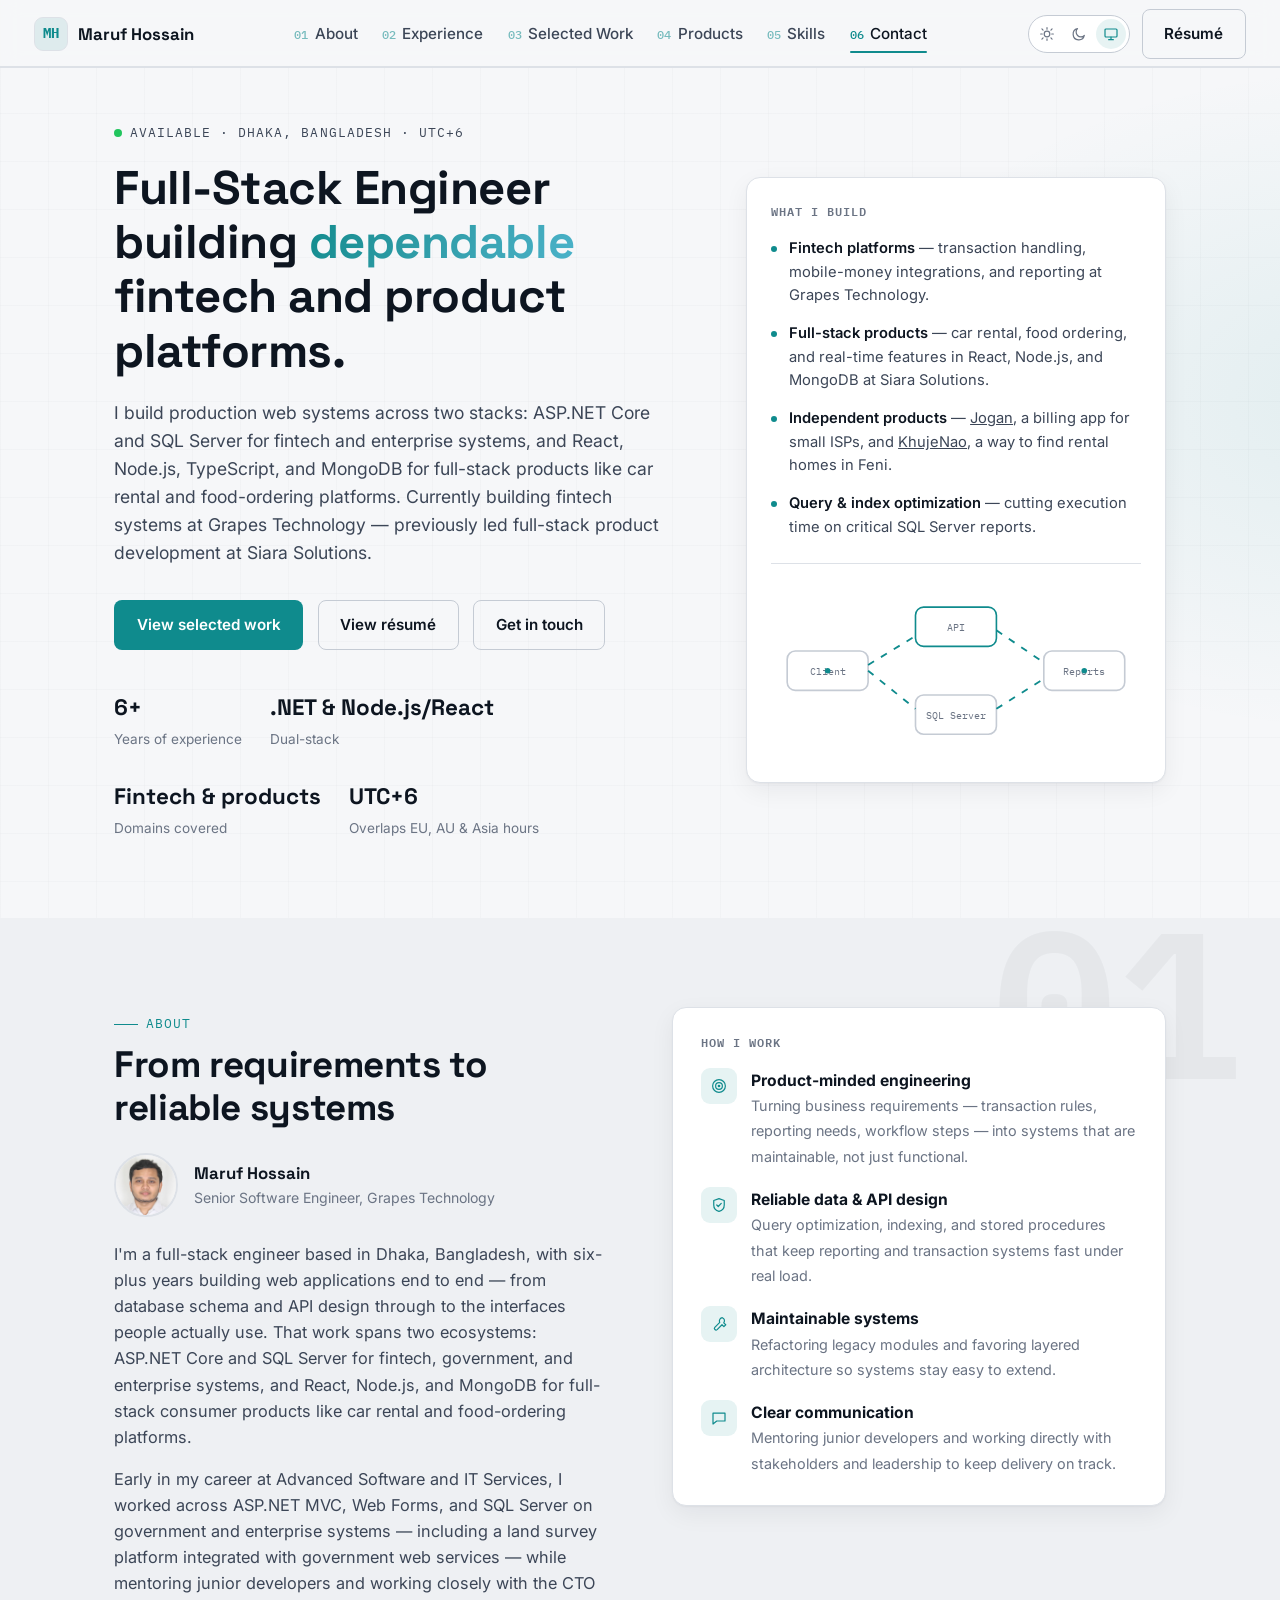
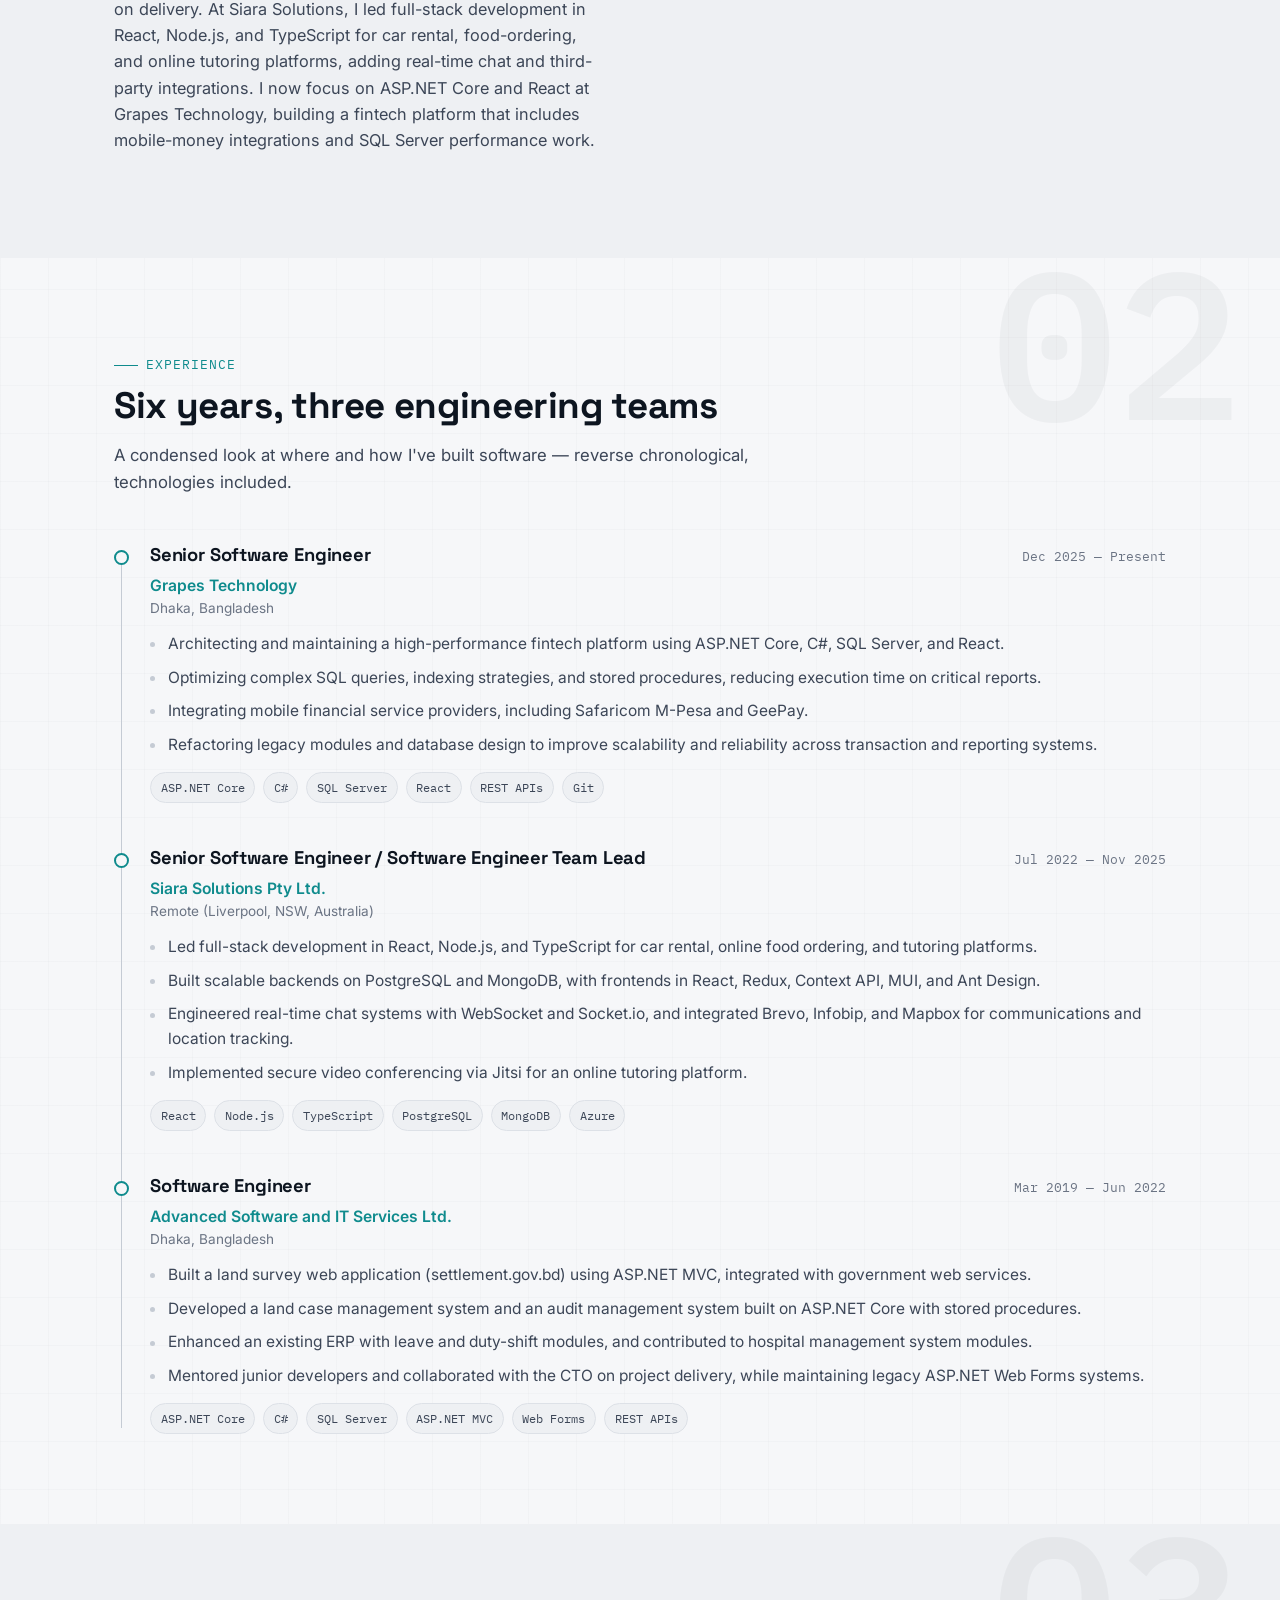
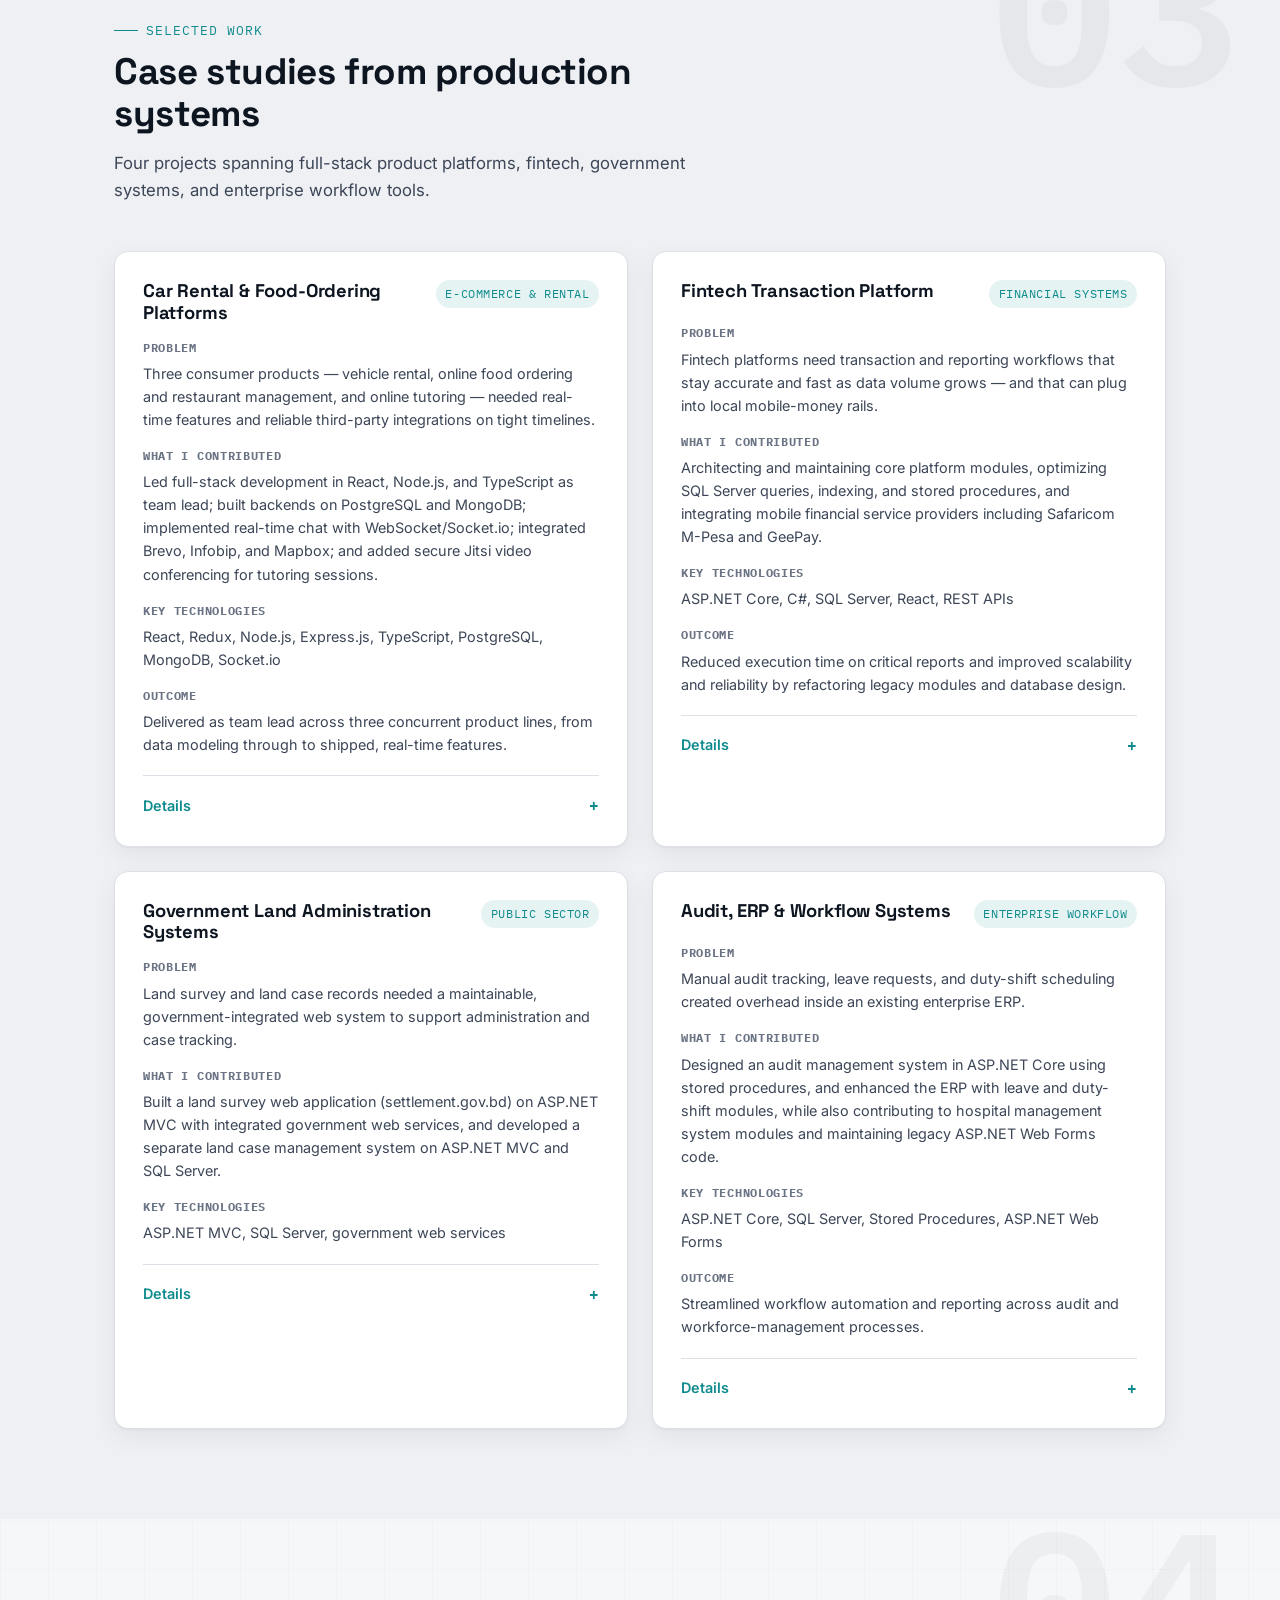
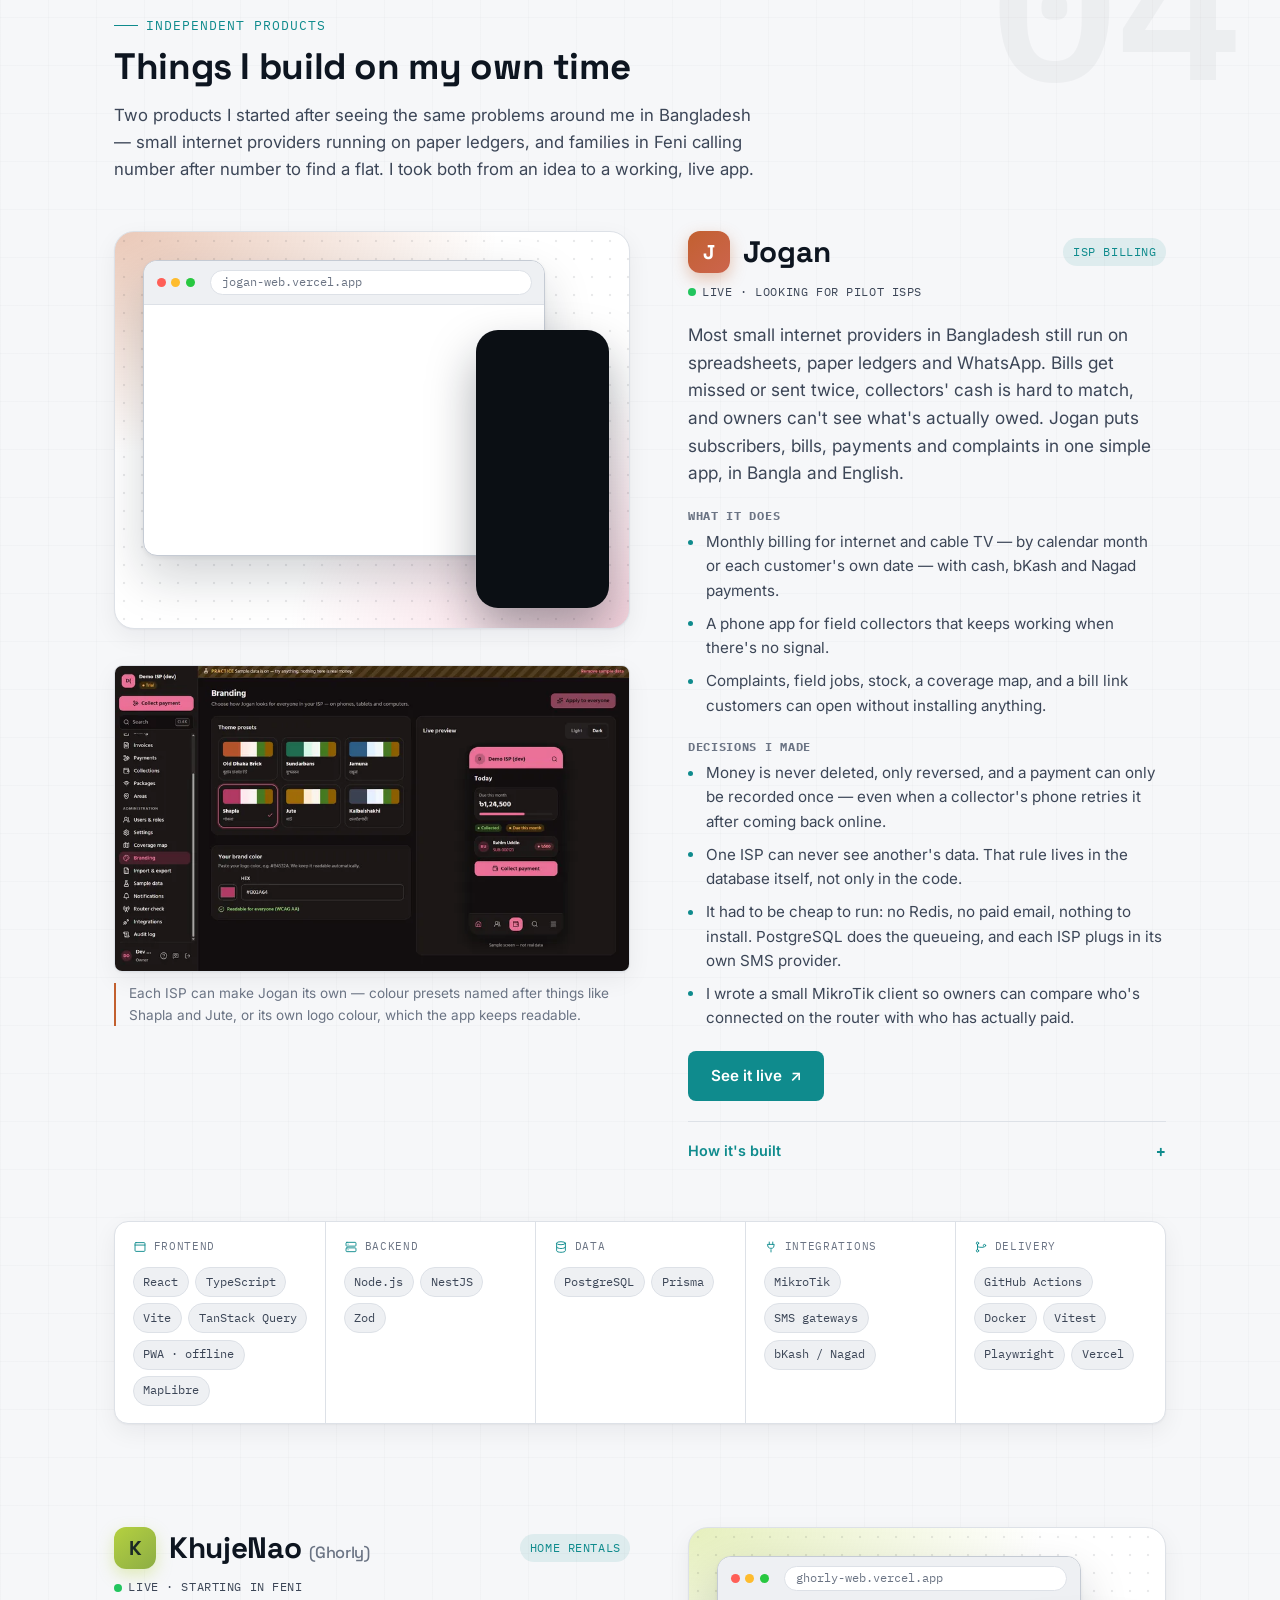
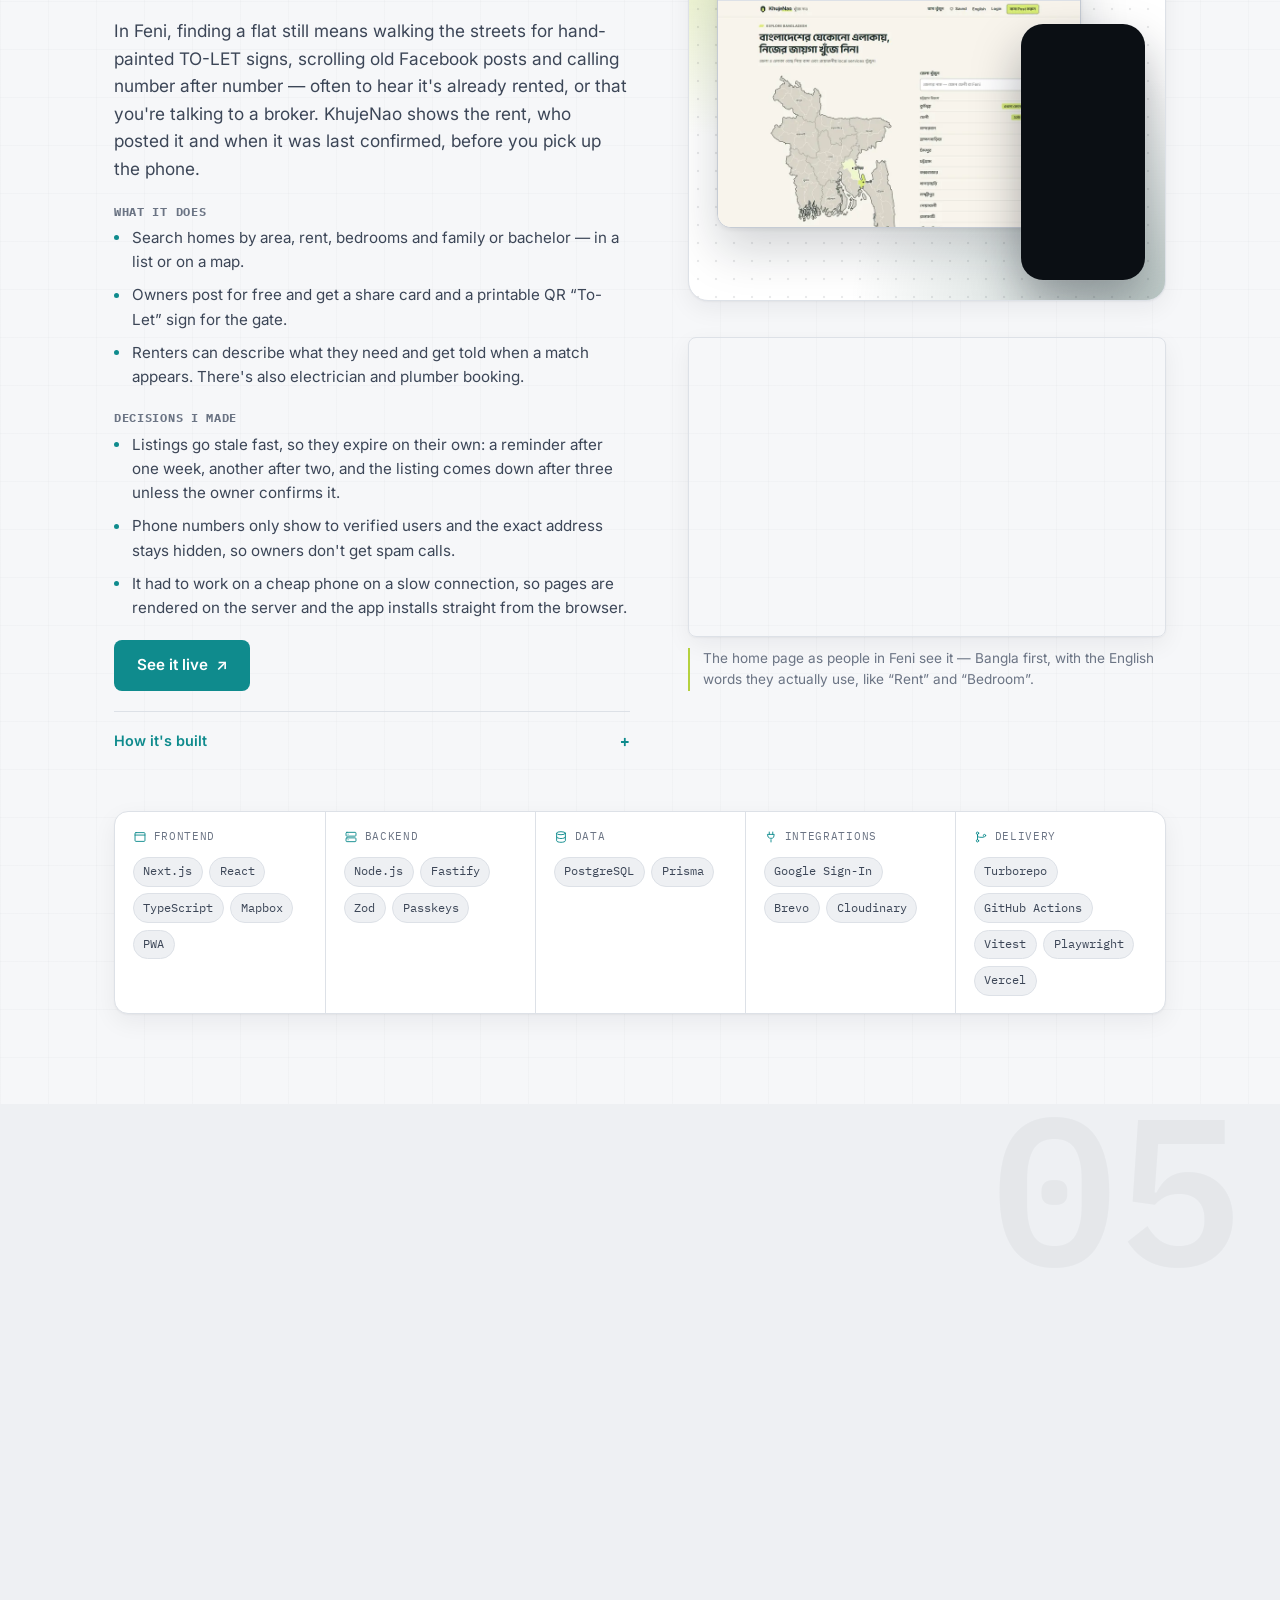
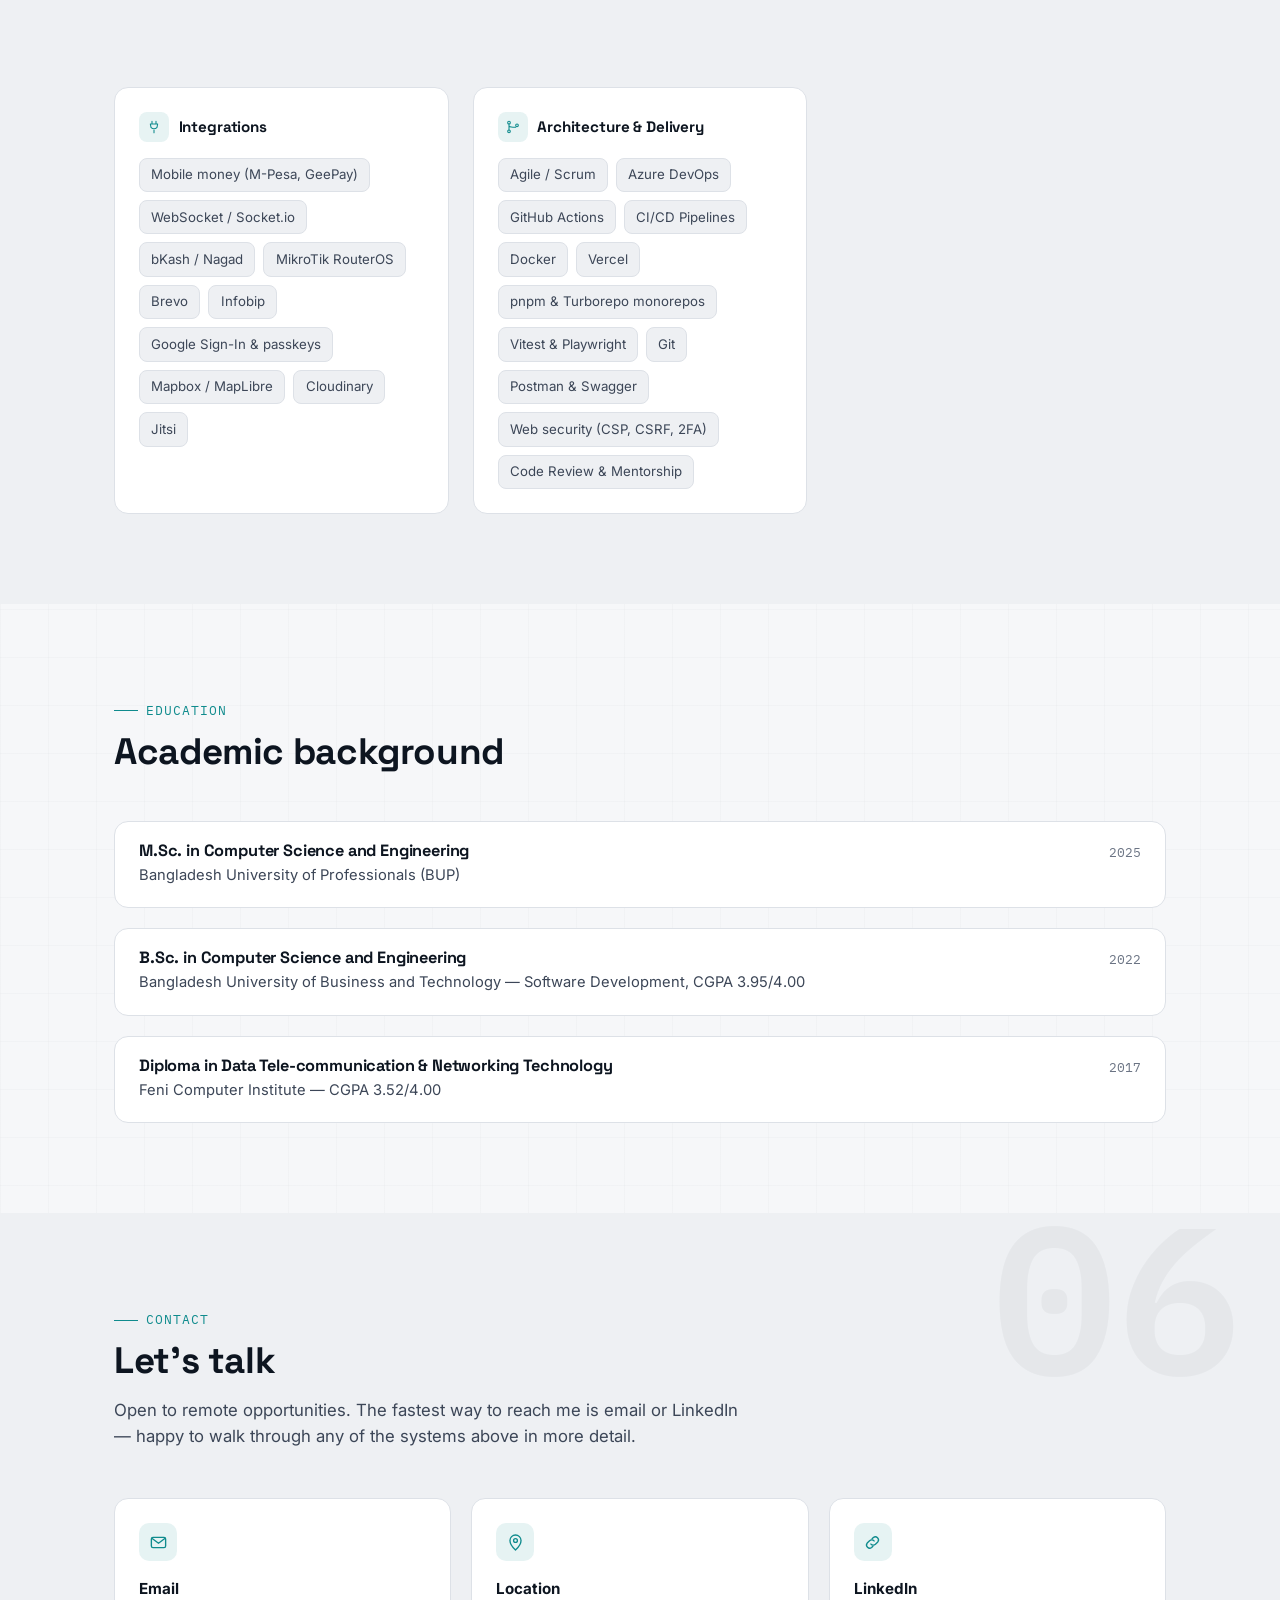
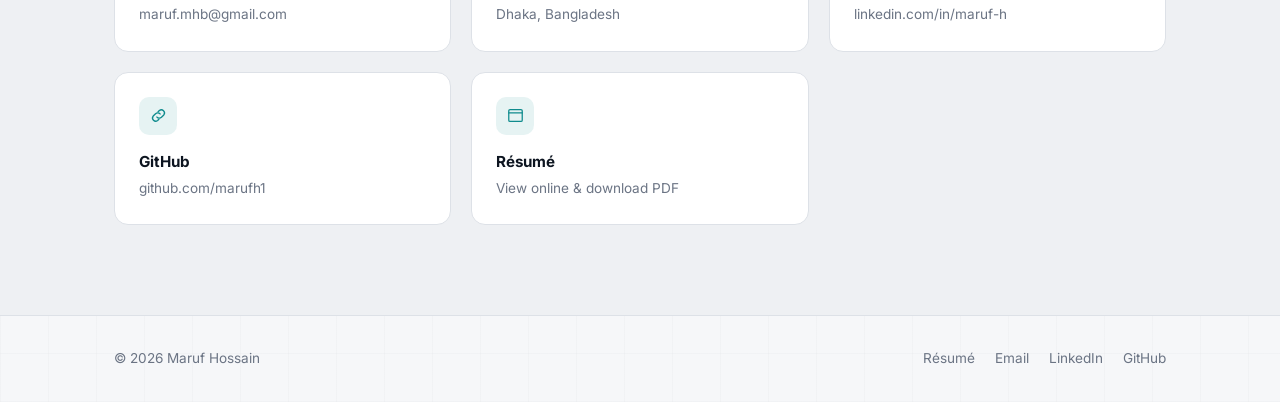
<file: index.html>
<!doctype html>
<html lang="en">
<head>
<meta charset="UTF-8" />
<meta name="viewport" content="width=device-width, initial-scale=1" />
<title>Maruf Hossain — Remote Full-Stack Software Engineer</title>
<meta name="description" content="Full-stack software engineer: ASP.NET Core, React, Node.js, MongoDB. Building fintech and product platforms in Dhaka, Bangladesh — open to remote roles." />
<meta name="keywords" content="Maruf Hossain, Full-Stack Software Engineer, ASP.NET Core Developer, C# Developer, React Developer, SQL Server, Fintech Software Engineer, Remote Software Engineer, Dhaka Bangladesh" />
<meta name="author" content="Maruf Hossain" />
<link rel="canonical" href="https://marufh1.github.io/" />

<!-- Open Graph -->
<meta property="og:type" content="website" />
<meta property="og:site_name" content="Maruf Hossain" />
<meta property="og:locale" content="en_US" />
<meta property="og:title" content="Maruf Hossain — Remote Full-Stack Software Engineer" />
<meta property="og:description" content="Full-stack software engineer: ASP.NET Core, React, Node.js, MongoDB. Fintech and product platforms — open to remote opportunities." />
<meta property="og:url" content="https://marufh1.github.io/" />
<meta property="og:image" content="https://marufh1.github.io/assets/img/og-card.png" />
<meta property="og:image:width" content="1200" />
<meta property="og:image:height" content="630" />
<meta property="og:image:alt" content="Maruf Hossain — Remote Full-Stack Software Engineer, building dependable financial and operational software." />
<meta name="twitter:card" content="summary_large_image" />
<meta name="twitter:title" content="Maruf Hossain — Remote Full-Stack Software Engineer" />
<meta name="twitter:description" content="ASP.NET Core, React, Node.js, MongoDB — fintech and product platforms, open to remote roles." />
<meta name="twitter:image" content="https://marufh1.github.io/assets/img/og-card.png" />

<meta name="theme-color" content="#0a0f16" />
<link rel="icon" href="favicon.svg" type="image/svg+xml" />
<link rel="apple-touch-icon" href="apple-touch-icon.png" />
<link rel="manifest" href="site.webmanifest" />
<link rel="preconnect" href="https://fonts.googleapis.com" />
<link rel="preconnect" href="https://fonts.gstatic.com" crossorigin />
<link href="https://fonts.googleapis.com/css2?family=Space+Grotesk:wght@500;600;700&family=Inter:wght@400;500;600;700&family=IBM+Plex+Mono:wght@500&display=swap" rel="stylesheet" />
<link rel="stylesheet" href="assets/css/styles.css" />

<script type="application/ld+json">
{
  "@context": "https://schema.org",
  "@type": "Person",
  "@id": "https://marufh1.github.io/#person",
  "name": "Maruf Hossain",
  "url": "https://marufh1.github.io/",
  "mainEntityOfPage": "https://marufh1.github.io/",
  "image": "https://marufh1.github.io/assets/img/maruf-hossain.jpg",
  "jobTitle": "Senior Software Engineer",
  "description": "Full-stack software engineer specializing in ASP.NET Core, C#, SQL Server, and React, plus Node.js, TypeScript, and MongoDB. Builds fintech and full-stack product platforms. Open to remote opportunities.",
  "email": "mailto:maruf.mhb@gmail.com",
  "address": { "@type": "PostalAddress", "addressLocality": "Dhaka", "addressCountry": "BD" },
  "sameAs": ["https://www.linkedin.com/in/maruf-h", "https://github.com/marufh1"],
  "worksFor": { "@type": "Organization", "name": "Grapes Technology" },
  "alumniOf": [
    { "@type": "CollegeOrUniversity", "name": "Bangladesh University of Professionals" },
    { "@type": "CollegeOrUniversity", "name": "Bangladesh University of Business and Technology" },
    { "@type": "CollegeOrUniversity", "name": "Feni Computer Institute" }
  ],
  "knowsAbout": ["ASP.NET Core", "C#", "SQL Server", "React", "Next.js", "Node.js", "NestJS", "Fastify", "TypeScript", "Prisma", "REST API Design", "Microservices", "PostgreSQL", "MongoDB"],
  "knowsLanguage": "en",
  "hasOccupation": {
    "@type": "Occupation",
    "name": "Full-Stack Software Engineer",
    "occupationLocation": { "@type": "City", "name": "Dhaka" },
    "skills": "ASP.NET Core, C#, SQL Server, React, Node.js, TypeScript, REST API Design, Microservices"
  }
}
</script>
<script type="application/ld+json">
{
  "@context": "https://schema.org",
  "@type": "ItemList",
  "name": "Independent products by Maruf Hossain",
  "itemListElement": [
    {
      "@type": "ListItem",
      "position": 1,
      "item": {
        "@type": "SoftwareApplication",
        "name": "Jogan",
        "url": "https://jogan-web.vercel.app/",
        "applicationCategory": "BusinessApplication",
        "operatingSystem": "Web, Android, iOS (PWA)",
        "description": "Billing, collections and operations SaaS for internet service providers in Bangladesh.",
        "image": "https://marufh1.github.io/assets/img/projects/jogan-dashboard-1440.webp",
        "author": { "@id": "https://marufh1.github.io/#person" }
      }
    },
    {
      "@type": "ListItem",
      "position": 2,
      "item": {
        "@type": "WebApplication",
        "name": "KhujeNao",
        "alternateName": "Ghorly",
        "url": "https://ghorly-web.vercel.app/",
        "applicationCategory": "LifestyleApplication",
        "operatingSystem": "Web, Android, iOS (PWA)",
        "inLanguage": ["bn", "en"],
        "description": "Bangla-first home-rental marketplace that shows when each listing was last confirmed and who posted it, starting in Feni, Bangladesh.",
        "image": "https://marufh1.github.io/assets/img/projects/khujenao-explore-1440.webp",
        "author": { "@id": "https://marufh1.github.io/#person" }
      }
    }
  ]
}
</script>
</head>
<body>
<a class="skip-link" href="#main">Skip to content</a>

<!-- Icon sprite -->
<svg class="visually-hidden" aria-hidden="true">
  <symbol id="i-sun" viewBox="0 0 24 24" fill="none" stroke="currentColor" stroke-width="1.8" stroke-linecap="round"><circle cx="12" cy="12" r="4.2"/><path d="M12 2.5v2.4M12 19.1v2.4M4.4 4.4l1.7 1.7M17.9 17.9l1.7 1.7M2.5 12h2.4M19.1 12h2.4M4.4 19.6l1.7-1.7M17.9 6.1l1.7-1.7"/></symbol>
  <symbol id="i-moon" viewBox="0 0 24 24" fill="none" stroke="currentColor" stroke-width="1.8" stroke-linecap="round" stroke-linejoin="round"><path d="M20 14.2A8.5 8.5 0 1 1 9.8 4a6.7 6.7 0 0 0 10.2 10.2Z"/></symbol>
  <symbol id="i-system" viewBox="0 0 24 24" fill="none" stroke="currentColor" stroke-width="1.8" stroke-linecap="round" stroke-linejoin="round"><rect x="3" y="4.5" width="18" height="12" rx="1.5"/><path d="M8.5 20.5h7M12 16.5v4"/></symbol>
  <symbol id="i-menu" viewBox="0 0 24 24" fill="none" stroke="currentColor" stroke-width="1.8" stroke-linecap="round"><path d="M4 7h16M4 12h16M4 17h16"/></symbol>
  <symbol id="i-close" viewBox="0 0 24 24" fill="none" stroke="currentColor" stroke-width="1.8" stroke-linecap="round"><path d="M6 6l12 12M18 6L6 18"/></symbol>
  <symbol id="i-mail" viewBox="0 0 24 24" fill="none" stroke="currentColor" stroke-width="1.7" stroke-linecap="round" stroke-linejoin="round"><rect x="3" y="5.5" width="18" height="13" rx="2"/><path d="M4 7l8 6 8-6"/></symbol>
  <symbol id="i-pin" viewBox="0 0 24 24" fill="none" stroke="currentColor" stroke-width="1.7" stroke-linecap="round" stroke-linejoin="round"><path d="M12 21.5s7-6.4 7-12A7 7 0 0 0 5 9.5c0 5.6 7 12 7 12Z"/><circle cx="12" cy="9.5" r="2.4"/></symbol>
  <symbol id="i-link" viewBox="0 0 24 24" fill="none" stroke="currentColor" stroke-width="1.7" stroke-linecap="round" stroke-linejoin="round"><path d="M10 14a4 4 0 0 0 5.7.3l3-3a4 4 0 0 0-5.6-5.6l-1.6 1.6"/><path d="M14 10a4 4 0 0 0-5.7-.3l-3 3a4 4 0 0 0 5.6 5.6l1.6-1.6"/></symbol>
  <symbol id="i-server" viewBox="0 0 24 24" fill="none" stroke="currentColor" stroke-width="1.6" stroke-linecap="round" stroke-linejoin="round"><rect x="3.5" y="4" width="17" height="6.5" rx="1.4"/><rect x="3.5" y="13.5" width="17" height="6.5" rx="1.4"/><path d="M7 7.2h.01M7 16.7h.01"/></symbol>
  <symbol id="i-window" viewBox="0 0 24 24" fill="none" stroke="currentColor" stroke-width="1.6" stroke-linecap="round" stroke-linejoin="round"><rect x="3.5" y="4.5" width="17" height="15" rx="1.6"/><path d="M3.5 8.7h17"/></symbol>
  <symbol id="i-db" viewBox="0 0 24 24" fill="none" stroke="currentColor" stroke-width="1.6" stroke-linecap="round" stroke-linejoin="round"><ellipse cx="12" cy="5.5" rx="7.5" ry="2.6"/><path d="M4.5 5.5v13c0 1.4 3.4 2.6 7.5 2.6s7.5-1.2 7.5-2.6v-13"/><path d="M4.5 12c0 1.4 3.4 2.6 7.5 2.6s7.5-1.2 7.5-2.6"/></symbol>
  <symbol id="i-plug" viewBox="0 0 24 24" fill="none" stroke="currentColor" stroke-width="1.6" stroke-linecap="round" stroke-linejoin="round"><path d="M9 3.5v4M15 3.5v4M6.5 7.5h11l-1 5a6 6 0 0 1-9 0Z"/><path d="M12 16.5v4"/></symbol>
  <symbol id="i-branch" viewBox="0 0 24 24" fill="none" stroke="currentColor" stroke-width="1.6" stroke-linecap="round" stroke-linejoin="round"><circle cx="6" cy="5.5" r="2"/><circle cx="6" cy="18.5" r="2"/><circle cx="18" cy="9.5" r="2"/><path d="M6 7.5v9M6 9.5c0 3 3 3 6 3h4"/></symbol>
  <symbol id="i-target" viewBox="0 0 24 24" fill="none" stroke="currentColor" stroke-width="1.6"><circle cx="12" cy="12" r="8.5"/><circle cx="12" cy="12" r="4.5"/><circle cx="12" cy="12" r="1"/></symbol>
  <symbol id="i-shield" viewBox="0 0 24 24" fill="none" stroke="currentColor" stroke-width="1.6" stroke-linecap="round" stroke-linejoin="round"><path d="M12 3.5 5 6v6c0 5 3 7.5 7 8.5 4-1 7-3.5 7-8.5V6Z"/><path d="M9 12l2 2 4-4.2"/></symbol>
  <symbol id="i-tool" viewBox="0 0 24 24" fill="none" stroke="currentColor" stroke-width="1.6" stroke-linecap="round" stroke-linejoin="round"><path d="M16.5 3.6a4.4 4.4 0 0 1 1.8 6.9L21 13l-2.5 2.5-2.5-2.5-6.5 6.5a2.2 2.2 0 0 1-3.1-3.1L13 9.8l-.2-.2a4.4 4.4 0 0 1 3.7-6Z"/></symbol>
  <symbol id="i-chat" viewBox="0 0 24 24" fill="none" stroke="currentColor" stroke-width="1.6" stroke-linecap="round" stroke-linejoin="round"><path d="M4 5.5h16v10.5H9L4 20V5.5Z"/></symbol>
</svg>

<header class="site-header">
  <div class="container nav-inner">
    <a class="logo-mark" href="#top">
      <span class="logo-badge">MH</span>
      <span>Maruf Hossain</span>
    </a>

    <nav class="nav-links" id="nav-links" aria-label="Primary">
      <a href="#about"><span class="nav-index" aria-hidden="true">01</span><span>About</span></a>
      <a href="#experience"><span class="nav-index" aria-hidden="true">02</span><span>Experience</span></a>
      <a href="#work"><span class="nav-index" aria-hidden="true">03</span><span>Selected Work</span></a>
      <a href="#products"><span class="nav-index" aria-hidden="true">04</span><span>Products</span></a>
      <a href="#skills"><span class="nav-index" aria-hidden="true">05</span><span>Skills</span></a>
      <a href="#contact"><span class="nav-index" aria-hidden="true">06</span><span>Contact</span></a>
    </nav>

    <div class="nav-actions">
      <div class="theme-toggle" role="group" aria-label="Theme">
        <button type="button" data-theme="light" aria-pressed="false" title="Light theme"><svg><use href="#i-sun"/></svg><span class="visually-hidden">Light</span></button>
        <button type="button" data-theme="dark" aria-pressed="false" title="Dark theme"><svg><use href="#i-moon"/></svg><span class="visually-hidden">Dark</span></button>
        <button type="button" data-theme="system" aria-pressed="true" title="System theme"><svg><use href="#i-system"/></svg><span class="visually-hidden">System</span></button>
      </div>
      <a class="btn btn-ghost nav-resume" href="resume/">Résumé</a>
      <button class="menu-toggle" type="button" aria-controls="nav-links" aria-expanded="false" aria-label="Toggle navigation menu">
        <svg><use href="#i-menu"/></svg>
      </button>
    </div>
  </div>
  <div class="scroll-progress" aria-hidden="true"><span id="scroll-progress-bar"></span></div>
</header>

<main id="main">

  <!-- Hero -->
  <section id="top" class="hero">
    <div class="container hero-grid">
      <div>
        <span class="eyebrow eyebrow-live"><span class="live-dot" aria-hidden="true"></span>Available · Dhaka, Bangladesh · UTC+6</span>
        <h1>Full-Stack Engineer building <span class="hero-accent">dependable</span> fintech and product platforms.</h1>
        <p class="hero-lede">
          I build production web systems across two stacks: ASP.NET Core and SQL Server for fintech and
          enterprise systems, and React, Node.js, TypeScript, and MongoDB for full-stack products like
          car rental and food-ordering platforms. Currently building fintech systems at Grapes Technology
          — previously led full-stack product development at Siara Solutions.
        </p>
        <div class="hero-ctas">
          <a class="btn btn-primary" href="#work">View selected work</a>
          <a class="btn btn-ghost" href="resume/">View résumé</a>
          <a class="btn btn-ghost" href="#contact">Get in touch</a>
        </div>
        <div class="hero-meta">
          <div><strong>6+</strong><span>Years of experience</span></div>
          <div><strong>.NET &amp; Node.js/React</strong><span>Dual-stack</span></div>
          <div><strong>Fintech &amp; products</strong><span>Domains covered</span></div>
          <div><strong>UTC+6</strong><span>Overlaps EU, AU &amp; Asia hours</span></div>
        </div>
      </div>

      <div class="focus-panel reveal">
        <p class="panel-label">What I build</p>
        <ul class="focus-list">
          <li><span class="focus-dot"></span><span><strong>Fintech platforms</strong> — transaction handling, mobile-money integrations, and reporting at Grapes Technology.</span></li>
          <li><span class="focus-dot"></span><span><strong>Full-stack products</strong> — car rental, food ordering, and real-time features in React, Node.js, and MongoDB at Siara Solutions.</span></li>
          <li><span class="focus-dot"></span><span><strong>Independent products</strong> — <a href="#products">Jogan</a>, a billing app for small ISPs, and <a href="#products">KhujeNao</a>, a way to find rental homes in Feni.</span></li>
          <li><span class="focus-dot"></span><span><strong>Query &amp; index optimization</strong> — cutting execution time on critical SQL Server reports.</span></li>
        </ul>

        <div class="system-diagram" aria-hidden="true">
          <svg viewBox="0 0 320 150" preserveAspectRatio="xMidYMid meet">
            <rect class="diagram-node" x="14" y="58" width="70" height="34" rx="7"/>
            <text x="49" y="79" text-anchor="middle" font-family="IBM Plex Mono, monospace" font-size="9" fill="var(--ink-faint)">Client</text>

            <rect class="diagram-node is-accent" x="125" y="20" width="70" height="34" rx="7"/>
            <text x="160" y="41" text-anchor="middle" font-family="IBM Plex Mono, monospace" font-size="9" fill="var(--ink-faint)">API</text>

            <rect class="diagram-node" x="125" y="96" width="70" height="34" rx="7"/>
            <text x="160" y="117" text-anchor="middle" font-family="IBM Plex Mono, monospace" font-size="9" fill="var(--ink-faint)">SQL Server</text>

            <rect class="diagram-node" x="236" y="58" width="70" height="34" rx="7"/>
            <text x="271" y="79" text-anchor="middle" font-family="IBM Plex Mono, monospace" font-size="9" fill="var(--ink-faint)">Reports</text>

            <path class="diagram-flow" d="M84 70 L125 45"/>
            <path class="diagram-flow" d="M84 75 L125 108"/>
            <path class="diagram-flow" d="M195 40 L236 68"/>
            <path class="diagram-flow" d="M195 108 L236 82"/>
            <circle class="diagram-dot" cx="49" cy="75" r="2.4"/>
            <circle class="diagram-dot" cx="271" cy="75" r="2.4"/>
          </svg>
        </div>
      </div>
    </div>
  </section>

  <!-- About -->
  <section id="about" class="section-alt">
    <span class="section-echo" aria-hidden="true">01</span>
    <div class="container about-grid">
      <div class="about-copy reveal">
        <span class="eyebrow">About</span>
        <h2 style="margin-top:0.6rem;font-family:var(--font-head);font-size:clamp(1.7rem,3vw,2.3rem);">From requirements to reliable systems</h2>
        <div class="about-portrait" style="margin-top:1.5rem;">
          <img src="assets/img/maruf-hossain.jpg" alt="Portrait of Maruf Hossain" width="64" height="64" loading="lazy" decoding="async" />
          <div><strong>Maruf Hossain</strong><span>Senior Software Engineer, Grapes Technology</span></div>
        </div>
        <p>
          I'm a full-stack engineer based in Dhaka, Bangladesh, with six-plus years building web applications
          end to end — from database schema and API design through to the interfaces people actually use.
          That work spans two ecosystems: ASP.NET Core and SQL Server for fintech, government, and enterprise
          systems, and React, Node.js, and MongoDB for full-stack consumer products like car rental and
          food-ordering platforms.
        </p>
        <p>
          Early in my career at Advanced Software and IT Services, I worked across ASP.NET MVC, Web Forms,
          and SQL Server on government and enterprise systems — including a land survey platform integrated
          with government web services — while mentoring junior developers and working closely with the CTO
          on delivery. At Siara Solutions, I led full-stack development in React, Node.js, and TypeScript for
          car rental, food-ordering, and online tutoring platforms, adding real-time chat and third-party
          integrations. I now focus on ASP.NET Core and React at Grapes Technology, building a fintech
          platform that includes mobile-money integrations and SQL Server performance work.
        </p>
      </div>

      <div class="how-i-work reveal">
        <h3>How I work</h3>
        <ul>
          <li>
            <span class="icon"><svg><use href="#i-target"/></svg></span>
            <div><strong>Product-minded engineering</strong><span>Turning business requirements — transaction rules, reporting needs, workflow steps — into systems that are maintainable, not just functional.</span></div>
          </li>
          <li>
            <span class="icon"><svg><use href="#i-shield"/></svg></span>
            <div><strong>Reliable data &amp; API design</strong><span>Query optimization, indexing, and stored procedures that keep reporting and transaction systems fast under real load.</span></div>
          </li>
          <li>
            <span class="icon"><svg><use href="#i-tool"/></svg></span>
            <div><strong>Maintainable systems</strong><span>Refactoring legacy modules and favoring layered architecture so systems stay easy to extend.</span></div>
          </li>
          <li>
            <span class="icon"><svg><use href="#i-chat"/></svg></span>
            <div><strong>Clear communication</strong><span>Mentoring junior developers and working directly with stakeholders and leadership to keep delivery on track.</span></div>
          </li>
        </ul>
      </div>
    </div>
  </section>

  <!-- Experience -->
  <section id="experience">
    <span class="section-echo" aria-hidden="true">02</span>
    <div class="container">
      <div class="section-head reveal">
        <span class="eyebrow">Experience</span>
        <h2>Six years, three engineering teams</h2>
        <p>A condensed look at where and how I've built software — reverse chronological, technologies included.</p>
      </div>

      <div class="timeline">
        <article class="timeline-item reveal">
          <div class="timeline-head">
            <h3>Senior Software Engineer</h3>
            <span class="timeline-period">Dec 2025 — Present</span>
          </div>
          <div class="timeline-company">Grapes Technology</div>
          <div class="timeline-location">Dhaka, Bangladesh</div>
          <ul>
            <li>Architecting and maintaining a high-performance fintech platform using ASP.NET Core, C#, SQL Server, and React.</li>
            <li>Optimizing complex SQL queries, indexing strategies, and stored procedures, reducing execution time on critical reports.</li>
            <li>Integrating mobile financial service providers, including Safaricom M-Pesa and GeePay.</li>
            <li>Refactoring legacy modules and database design to improve scalability and reliability across transaction and reporting systems.</li>
          </ul>
          <div class="tech-row">
            <span class="tech-tag">ASP.NET Core</span><span class="tech-tag">C#</span><span class="tech-tag">SQL Server</span><span class="tech-tag">React</span><span class="tech-tag">REST APIs</span><span class="tech-tag">Git</span>
          </div>
        </article>

        <article class="timeline-item reveal">
          <div class="timeline-head">
            <h3>Senior Software Engineer / Software Engineer Team Lead</h3>
            <span class="timeline-period">Jul 2022 — Nov 2025</span>
          </div>
          <div class="timeline-company">Siara Solutions Pty Ltd.</div>
          <div class="timeline-location">Remote (Liverpool, NSW, Australia)</div>
          <ul>
            <li>Led full-stack development in React, Node.js, and TypeScript for car rental, online food ordering, and tutoring platforms.</li>
            <li>Built scalable backends on PostgreSQL and MongoDB, with frontends in React, Redux, Context API, MUI, and Ant Design.</li>
            <li>Engineered real-time chat systems with WebSocket and Socket.io, and integrated Brevo, Infobip, and Mapbox for communications and location tracking.</li>
            <li>Implemented secure video conferencing via Jitsi for an online tutoring platform.</li>
          </ul>
          <div class="tech-row">
            <span class="tech-tag">React</span><span class="tech-tag">Node.js</span><span class="tech-tag">TypeScript</span><span class="tech-tag">PostgreSQL</span><span class="tech-tag">MongoDB</span><span class="tech-tag">Azure</span>
          </div>
        </article>

        <article class="timeline-item reveal">
          <div class="timeline-head">
            <h3>Software Engineer</h3>
            <span class="timeline-period">Mar 2019 — Jun 2022</span>
          </div>
          <div class="timeline-company">Advanced Software and IT Services Ltd.</div>
          <div class="timeline-location">Dhaka, Bangladesh</div>
          <ul>
            <li>Built a land survey web application (settlement.gov.bd) using ASP.NET MVC, integrated with government web services.</li>
            <li>Developed a land case management system and an audit management system built on ASP.NET Core with stored procedures.</li>
            <li>Enhanced an existing ERP with leave and duty-shift modules, and contributed to hospital management system modules.</li>
            <li>Mentored junior developers and collaborated with the CTO on project delivery, while maintaining legacy ASP.NET Web Forms systems.</li>
          </ul>
          <div class="tech-row">
            <span class="tech-tag">ASP.NET Core</span><span class="tech-tag">C#</span><span class="tech-tag">SQL Server</span><span class="tech-tag">ASP.NET MVC</span><span class="tech-tag">Web Forms</span><span class="tech-tag">REST APIs</span>
          </div>
        </article>
      </div>
    </div>
  </section>

  <!-- Selected Work -->
  <section id="work" class="section-alt">
    <span class="section-echo" aria-hidden="true">03</span>
    <div class="container">
      <div class="section-head reveal">
        <span class="eyebrow">Selected Work</span>
        <h2>Case studies from production systems</h2>
        <p>Four projects spanning full-stack product platforms, fintech, government systems, and enterprise workflow tools.</p>
      </div>

      <div class="work-grid">
        <article class="work-card reveal">
          <div class="work-card-top">
            <h3>Car Rental &amp; Food-Ordering Platforms</h3>
            <span class="work-tag">E-commerce &amp; rental</span>
          </div>
          <div class="work-field">
            <strong>Problem</strong>
            <p>Three consumer products — vehicle rental, online food ordering and restaurant management, and online tutoring — needed real-time features and reliable third-party integrations on tight timelines.</p>
          </div>
          <div class="work-field">
            <strong>What I contributed</strong>
            <p>Led full-stack development in React, Node.js, and TypeScript as team lead; built backends on PostgreSQL and MongoDB; implemented real-time chat with WebSocket/Socket.io; integrated Brevo, Infobip, and Mapbox; and added secure Jitsi video conferencing for tutoring sessions.</p>
          </div>
          <div class="work-field">
            <strong>Key technologies</strong>
            <span>React, Redux, Node.js, Express.js, TypeScript, PostgreSQL, MongoDB, Socket.io</span>
          </div>
          <div class="work-field">
            <strong>Outcome</strong>
            <p>Delivered as team lead across three concurrent product lines, from data modeling through to shipped, real-time features.</p>
          </div>
          <details class="work-details">
            <summary>Details</summary>
            <p>Each platform shared a Node.js/Express/TypeScript API layer with product-specific data stores — PostgreSQL for relational data, MongoDB where schema flexibility mattered — with React front ends split between MUI and Ant Design depending on the product.</p>
          </details>
        </article>

        <article class="work-card reveal">
          <div class="work-card-top">
            <h3>Fintech Transaction Platform</h3>
            <span class="work-tag">Financial systems</span>
          </div>
          <div class="work-field">
            <strong>Problem</strong>
            <p>Fintech platforms need transaction and reporting workflows that stay accurate and fast as data volume grows — and that can plug into local mobile-money rails.</p>
          </div>
          <div class="work-field">
            <strong>What I contributed</strong>
            <p>Architecting and maintaining core platform modules, optimizing SQL Server queries, indexing, and stored procedures, and integrating mobile financial service providers including Safaricom M-Pesa and GeePay.</p>
          </div>
          <div class="work-field">
            <strong>Key technologies</strong>
            <span>ASP.NET Core, C#, SQL Server, React, REST APIs</span>
          </div>
          <div class="work-field">
            <strong>Outcome</strong>
            <p>Reduced execution time on critical reports and improved scalability and reliability by refactoring legacy modules and database design.</p>
          </div>
          <details class="work-details">
            <summary>Details</summary>
            <p>The platform separates transaction processing and reporting into layered modules on top of SQL Server, with stored procedures handling the heaviest aggregations and mobile-money providers integrated behind a common service interface.</p>
          </details>
        </article>

        <article class="work-card reveal">
          <div class="work-card-top">
            <h3>Government Land Administration Systems</h3>
            <span class="work-tag">Public sector</span>
          </div>
          <div class="work-field">
            <strong>Problem</strong>
            <p>Land survey and land case records needed a maintainable, government-integrated web system to support administration and case tracking.</p>
          </div>
          <div class="work-field">
            <strong>What I contributed</strong>
            <p>Built a land survey web application (settlement.gov.bd) on ASP.NET MVC with integrated government web services, and developed a separate land case management system on ASP.NET MVC and SQL Server.</p>
          </div>
          <div class="work-field">
            <strong>Key technologies</strong>
            <span>ASP.NET MVC, SQL Server, government web services</span>
          </div>
          <details class="work-details">
            <summary>Details</summary>
            <p>Both systems were built as multi-user ASP.NET MVC applications backed by SQL Server, with the survey platform consuming external government web services for record handling.</p>
          </details>
        </article>

        <article class="work-card reveal">
          <div class="work-card-top">
            <h3>Audit, ERP &amp; Workflow Systems</h3>
            <span class="work-tag">Enterprise workflow</span>
          </div>
          <div class="work-field">
            <strong>Problem</strong>
            <p>Manual audit tracking, leave requests, and duty-shift scheduling created overhead inside an existing enterprise ERP.</p>
          </div>
          <div class="work-field">
            <strong>What I contributed</strong>
            <p>Designed an audit management system in ASP.NET Core using stored procedures, and enhanced the ERP with leave and duty-shift modules, while also contributing to hospital management system modules and maintaining legacy ASP.NET Web Forms code.</p>
          </div>
          <div class="work-field">
            <strong>Key technologies</strong>
            <span>ASP.NET Core, SQL Server, Stored Procedures, ASP.NET Web Forms</span>
          </div>
          <div class="work-field">
            <strong>Outcome</strong>
            <p>Streamlined workflow automation and reporting across audit and workforce-management processes.</p>
          </div>
          <details class="work-details">
            <summary>Details</summary>
            <p>The audit module relied on stored procedures for heavier reporting logic, while the ERP enhancements extended an existing ASP.NET Web Forms codebase without disrupting production workflows.</p>
          </details>
        </article>
      </div>
    </div>
  </section>

  <!-- Independent Products -->
  <section id="products">
    <span class="section-echo" aria-hidden="true">04</span>
    <div class="container">
      <div class="section-head reveal">
        <span class="eyebrow">Independent Products</span>
        <h2>Things I build on my own time</h2>
        <p>Two products I started after seeing the same problems around me in Bangladesh — small internet providers running on paper ledgers, and families in Feni calling number after number to find a flat. I took both from an idea to a working, live app.</p>
      </div>

      <div class="product-list">
        <article class="product product--jogan reveal" aria-labelledby="product-jogan">
          <div class="product-media">
            <div class="product-stage">
              <figure class="device-browser">
                <div class="browser-bar" aria-hidden="true"><span></span><span></span><span></span><span class="browser-url">jogan-web.vercel.app</span></div>
                <img src="assets/img/projects/jogan-dashboard-800.webp"
                     srcset="assets/img/projects/jogan-dashboard-800.webp 800w, assets/img/projects/jogan-dashboard-1440.webp 1440w"
                     sizes="(max-width: 900px) 100vw, 560px"
                     width="1440" height="900" loading="lazy" decoding="async"
                     alt="Jogan owner dashboard in dark mode: collected this month, outstanding bills, active subscribers, a needs-attention list of overdue customers and a six-month billed-versus-paid chart." />
              </figure>
              <figure class="device-phone">
                <img src="assets/img/projects/jogan-mobile-360.webp" width="360" height="780" loading="lazy" decoding="async"
                     alt="Jogan on a phone: the same dashboard with a bottom navigation bar and a central Collect button." />
              </figure>
            </div>
            <figure class="product-extra">
              <img src="assets/img/projects/jogan-branding-800.webp"
                   srcset="assets/img/projects/jogan-branding-800.webp 800w, assets/img/projects/jogan-branding-1440.webp 1440w"
                   sizes="(max-width: 900px) 100vw, 560px"
                   width="1440" height="854" loading="lazy" decoding="async"
                   alt="Jogan branding settings: six Bangladesh-inspired theme presets, a custom brand colour with a readability check, and a live phone preview." />
              <figcaption>Each ISP can make Jogan its own — colour presets named after things like Shapla and Jute, or its own logo colour, which the app keeps readable.</figcaption>
            </figure>
          </div>

          <div class="product-body">
            <div class="product-top">
              <span class="product-logo" aria-hidden="true">J</span>
              <h3 id="product-jogan">Jogan</h3>
              <span class="work-tag">ISP billing</span>
              <span class="product-status"><span class="live-dot" aria-hidden="true"></span>Live · looking for pilot ISPs</span>
            </div>
            <p class="product-pitch">Most small internet providers in Bangladesh still run on spreadsheets, paper ledgers and WhatsApp. Bills get missed or sent twice, collectors' cash is hard to match, and owners can't see what's actually owed. Jogan puts subscribers, bills, payments and complaints in one simple app, in Bangla and English.</p>

            <div class="work-field">
              <strong>What it does</strong>
              <ul class="product-points">
                <li>Monthly billing for internet and cable TV — by calendar month or each customer's own date — with cash, bKash and Nagad payments.</li>
                <li>A phone app for field collectors that keeps working when there's no signal.</li>
                <li>Complaints, field jobs, stock, a coverage map, and a bill link customers can open without installing anything.</li>
              </ul>
            </div>

            <div class="work-field">
              <strong>Decisions I made</strong>
              <ul class="product-points">
                <li>Money is never deleted, only reversed, and a payment can only be recorded once — even when a collector's phone retries it after coming back online.</li>
                <li>One ISP can never see another's data. That rule lives in the database itself, not only in the code.</li>
                <li>It had to be cheap to run: no Redis, no paid email, nothing to install. PostgreSQL does the queueing, and each ISP plugs in its own SMS provider.</li>
                <li>I wrote a small MikroTik client so owners can compare who's connected on the router with who has actually paid.</li>
              </ul>
            </div>

            <div class="product-actions">
              <a class="btn btn-primary" href="https://jogan-web.vercel.app/pricing" target="_blank" rel="noopener noreferrer">See it live<span aria-hidden="true">↗</span><span class="visually-hidden"> (Jogan, opens in a new tab)</span></a>
            </div>

            <details class="work-details">
              <summary>How it's built</summary>
              <p>A React app that installs on a phone like a native one, talking to a NestJS API on PostgreSQL. The billing maths and the permission rules live in one shared TypeScript package, so the app and the server always work from the same rules.</p>
              <p>The part I tested hardest is money: end-to-end tests fire the same payment twice at the same moment and check that only one is ever recorded.</p>
            </details>
          </div>

          <dl class="product-stack" aria-label="Jogan tech stack">
            <div><dt><svg aria-hidden="true"><use href="#i-window"/></svg>Frontend</dt><dd><span class="tech-tag">React</span><span class="tech-tag">TypeScript</span><span class="tech-tag">Vite</span><span class="tech-tag">TanStack Query</span><span class="tech-tag">PWA · offline</span><span class="tech-tag">MapLibre</span></dd></div>
            <div><dt><svg aria-hidden="true"><use href="#i-server"/></svg>Backend</dt><dd><span class="tech-tag">Node.js</span><span class="tech-tag">NestJS</span><span class="tech-tag">Zod</span></dd></div>
            <div><dt><svg aria-hidden="true"><use href="#i-db"/></svg>Data</dt><dd><span class="tech-tag">PostgreSQL</span><span class="tech-tag">Prisma</span></dd></div>
            <div><dt><svg aria-hidden="true"><use href="#i-plug"/></svg>Integrations</dt><dd><span class="tech-tag">MikroTik</span><span class="tech-tag">SMS gateways</span><span class="tech-tag">bKash / Nagad</span></dd></div>
            <div><dt><svg aria-hidden="true"><use href="#i-branch"/></svg>Delivery</dt><dd><span class="tech-tag">GitHub Actions</span><span class="tech-tag">Docker</span><span class="tech-tag">Vitest</span><span class="tech-tag">Playwright</span><span class="tech-tag">Vercel</span></dd></div>
          </dl>
        </article>

        <article class="product product--khujenao reveal" aria-labelledby="product-khujenao">
          <div class="product-media">
            <div class="product-stage">
              <figure class="device-browser">
                <div class="browser-bar" aria-hidden="true"><span></span><span></span><span></span><span class="browser-url">ghorly-web.vercel.app</span></div>
                <img src="assets/img/projects/khujenao-explore-800.webp"
                     srcset="assets/img/projects/khujenao-explore-800.webp 800w, assets/img/projects/khujenao-explore-1440.webp 1440w"
                     sizes="(max-width: 900px) 100vw, 560px"
                     width="1440" height="900" loading="lazy" decoding="async"
                     alt="KhujeNao explore page: an interactive district map of Bangladesh with Feni and Cumilla highlighted, next to a searchable district list showing available homes." />
              </figure>
              <figure class="device-phone">
                <img src="assets/img/projects/khujenao-mobile-360.webp" width="360" height="779" loading="lazy" decoding="async"
                     alt="KhujeNao home screen on a phone in Bangla, with a search box and quick filters for family, bachelor and bedroom count." />
              </figure>
            </div>
            <figure class="product-extra">
              <img src="assets/img/projects/khujenao-home-800.webp"
                   srcset="assets/img/projects/khujenao-home-800.webp 800w, assets/img/projects/khujenao-home-1440.webp 1440w"
                   sizes="(max-width: 900px) 100vw, 560px"
                   width="1440" height="900" loading="lazy" decoding="async"
                   alt="KhujeNao home page on desktop: Bangla headline asking if you are looking for a home, a search panel with quick filters, and a panel explaining fresh listings, clear posters and protected phone numbers." />
              <figcaption>The home page as people in Feni see it — Bangla first, with the English words they actually use, like “Rent” and “Bedroom”.</figcaption>
            </figure>
          </div>

          <div class="product-body">
            <div class="product-top">
              <span class="product-logo" aria-hidden="true">K</span>
              <h3 id="product-khujenao">KhujeNao <span class="product-alias">(Ghorly)</span></h3>
              <span class="work-tag">Home rentals</span>
              <span class="product-status"><span class="live-dot" aria-hidden="true"></span>Live · starting in Feni</span>
            </div>
            <p class="product-pitch">In Feni, finding a flat still means walking the streets for hand-painted TO-LET signs, scrolling old Facebook posts and calling number after number — often to hear it's already rented, or that you're talking to a broker. KhujeNao shows the rent, who posted it and when it was last confirmed, before you pick up the phone.</p>

            <div class="work-field">
              <strong>What it does</strong>
              <ul class="product-points">
                <li>Search homes by area, rent, bedrooms and family or bachelor — in a list or on a map.</li>
                <li>Owners post for free and get a share card and a printable QR “To-Let” sign for the gate.</li>
                <li>Renters can describe what they need and get told when a match appears. There's also electrician and plumber booking.</li>
              </ul>
            </div>

            <div class="work-field">
              <strong>Decisions I made</strong>
              <ul class="product-points">
                <li>Listings go stale fast, so they expire on their own: a reminder after one week, another after two, and the listing comes down after three unless the owner confirms it.</li>
                <li>Phone numbers only show to verified users and the exact address stays hidden, so owners don't get spam calls.</li>
                <li>It had to work on a cheap phone on a slow connection, so pages are rendered on the server and the app installs straight from the browser.</li>
              </ul>
            </div>

            <div class="product-actions">
              <a class="btn btn-primary" href="https://ghorly-web.vercel.app/" target="_blank" rel="noopener noreferrer">See it live<span aria-hidden="true">↗</span><span class="visually-hidden"> (KhujeNao, opens in a new tab)</span></a>
            </div>

            <details class="work-details">
              <summary>How it's built</summary>
              <p>Three apps in one repository — the Next.js site renters use, a Fastify API, and a small admin app for checking listings and dispatching service jobs — all sharing the same validation rules.</p>
              <p>Sign-in works with a password, an email code, Google, or a passkey, so people can use whichever they already have. The Bangladesh map is drawn from open boundary data, so the app can grow beyond Feni one district at a time.</p>
            </details>
          </div>

          <dl class="product-stack" aria-label="KhujeNao tech stack">
            <div><dt><svg aria-hidden="true"><use href="#i-window"/></svg>Frontend</dt><dd><span class="tech-tag">Next.js</span><span class="tech-tag">React</span><span class="tech-tag">TypeScript</span><span class="tech-tag">Mapbox</span><span class="tech-tag">PWA</span></dd></div>
            <div><dt><svg aria-hidden="true"><use href="#i-server"/></svg>Backend</dt><dd><span class="tech-tag">Node.js</span><span class="tech-tag">Fastify</span><span class="tech-tag">Zod</span><span class="tech-tag">Passkeys</span></dd></div>
            <div><dt><svg aria-hidden="true"><use href="#i-db"/></svg>Data</dt><dd><span class="tech-tag">PostgreSQL</span><span class="tech-tag">Prisma</span></dd></div>
            <div><dt><svg aria-hidden="true"><use href="#i-plug"/></svg>Integrations</dt><dd><span class="tech-tag">Google Sign-In</span><span class="tech-tag">Brevo</span><span class="tech-tag">Cloudinary</span></dd></div>
            <div><dt><svg aria-hidden="true"><use href="#i-branch"/></svg>Delivery</dt><dd><span class="tech-tag">Turborepo</span><span class="tech-tag">GitHub Actions</span><span class="tech-tag">Vitest</span><span class="tech-tag">Playwright</span><span class="tech-tag">Vercel</span></dd></div>
          </dl>
        </article>
      </div>
    </div>
  </section>

  <!-- Skills -->
  <section id="skills" class="section-alt">
    <span class="section-echo" aria-hidden="true">05</span>
    <div class="container">
      <div class="section-head reveal">
        <span class="eyebrow">Skills</span>
        <h2>Engineering capabilities</h2>
        <p>Grouped by what each is actually used for, not a logo wall.</p>
      </div>

      <div class="skills-grid">
        <div class="skill-card reveal">
          <h3><span class="icon"><svg><use href="#i-server"/></svg></span>Backend &amp; APIs</h3>
          <div class="skill-tags">
            <span>C#</span><span>ASP.NET Core</span><span>Node.js</span><span>NestJS</span><span>Fastify</span><span>Express.js</span><span>REST API Design</span><span>Zod contracts</span><span>OOP &amp; SOLID</span><span>Layered Architecture</span><span>Microservices</span>
          </div>
        </div>
        <div class="skill-card reveal">
          <h3><span class="icon"><svg><use href="#i-window"/></svg></span>Frontend</h3>
          <div class="skill-tags">
            <span>React</span><span>Next.js</span><span>JavaScript</span><span>TypeScript</span><span>Vite</span><span>TanStack Query</span><span>Redux</span><span>Context API</span><span>PWA &amp; offline</span><span>Tailwind CSS</span><span>HTML5 &amp; CSS3</span>
          </div>
        </div>
        <div class="skill-card reveal">
          <h3><span class="icon"><svg><use href="#i-db"/></svg></span>Data &amp; Reporting</h3>
          <div class="skill-tags">
            <span>SQL Server</span><span>PostgreSQL</span><span>MongoDB</span><span>Entity Framework</span><span>Prisma</span><span>Stored Procedures</span><span>Query Optimization</span>
          </div>
        </div>
        <div class="skill-card reveal">
          <h3><span class="icon"><svg><use href="#i-plug"/></svg></span>Integrations</h3>
          <div class="skill-tags">
            <span>Mobile money (M-Pesa, GeePay)</span><span>WebSocket / Socket.io</span><span>bKash / Nagad</span><span>MikroTik RouterOS</span><span>Brevo</span><span>Infobip</span><span>Google Sign-In &amp; passkeys</span><span>Mapbox / MapLibre</span><span>Cloudinary</span><span>Jitsi</span>
          </div>
        </div>
        <div class="skill-card reveal">
          <h3><span class="icon"><svg><use href="#i-branch"/></svg></span>Architecture &amp; Delivery</h3>
          <div class="skill-tags">
            <span>Agile / Scrum</span><span>Azure DevOps</span><span>GitHub Actions</span><span>CI/CD Pipelines</span><span>Docker</span><span>Vercel</span><span>pnpm &amp; Turborepo monorepos</span><span>Vitest &amp; Playwright</span><span>Git</span><span>Postman &amp; Swagger</span><span>Web security (CSP, CSRF, 2FA)</span><span>Code Review &amp; Mentorship</span>
          </div>
        </div>
      </div>
    </div>
  </section>

  <!-- Education -->
  <section id="education">
    <div class="container">
      <div class="section-head reveal">
        <span class="eyebrow">Education</span>
        <h2>Academic background</h2>
      </div>

      <div class="edu-list">
        <div class="edu-item reveal">
          <div>
            <h3>M.Sc. in Computer Science and Engineering</h3>
            <div class="edu-org">Bangladesh University of Professionals (BUP)</div>
          </div>
          <div class="edu-meta">2025</div>
        </div>
        <div class="edu-item reveal">
          <div>
            <h3>B.Sc. in Computer Science and Engineering</h3>
            <div class="edu-org">Bangladesh University of Business and Technology — Software Development, CGPA 3.95/4.00</div>
          </div>
          <div class="edu-meta">2022</div>
        </div>
        <div class="edu-item reveal">
          <div>
            <h3>Diploma in Data Tele-communication &amp; Networking Technology</h3>
            <div class="edu-org">Feni Computer Institute — CGPA 3.52/4.00</div>
          </div>
          <div class="edu-meta">2017</div>
        </div>
      </div>
    </div>
  </section>

  <!-- Contact -->
  <section id="contact" class="section-alt">
    <span class="section-echo" aria-hidden="true">06</span>
    <div class="container">
      <div class="section-head reveal">
        <span class="eyebrow">Contact</span>
        <h2>Let's talk</h2>
        <p>Open to remote opportunities. The fastest way to reach me is email or LinkedIn — happy to walk through any of the systems above in more detail.</p>
      </div>

      <div class="contact-grid">
        <a class="contact-card reveal" href="mailto:maruf.mhb@gmail.com">
          <span class="icon"><svg><use href="#i-mail"/></svg></span>
          <div><strong>Email</strong><br /><span>maruf.mhb@gmail.com</span></div>
        </a>
        <div class="contact-card reveal">
          <span class="icon"><svg><use href="#i-pin"/></svg></span>
          <div><strong>Location</strong><br /><span>Dhaka, Bangladesh</span></div>
        </div>
        <a class="contact-card reveal" href="https://www.linkedin.com/in/maruf-h" target="_blank" rel="me noopener noreferrer">
          <span class="icon"><svg><use href="#i-link"/></svg></span>
          <div><strong>LinkedIn</strong><br /><span>linkedin.com/in/maruf-h</span></div>
        </a>
        <a class="contact-card reveal" href="https://github.com/marufh1" target="_blank" rel="me noopener noreferrer">
          <span class="icon"><svg><use href="#i-link"/></svg></span>
          <div><strong>GitHub</strong><br /><span>github.com/marufh1</span></div>
        </a>
        <a class="contact-card reveal" href="resume/">
          <span class="icon"><svg><use href="#i-window"/></svg></span>
          <div><strong>Résumé</strong><br /><span>View online &amp; download PDF</span></div>
        </a>
      </div>
    </div>
  </section>
</main>

<footer class="site-footer">
  <div class="container footer-inner">
    <span>© <span id="year">2026</span> Maruf Hossain</span>
    <div class="footer-links">
      <a href="resume/">Résumé</a>
      <a href="mailto:maruf.mhb@gmail.com">Email</a>
      <a href="https://www.linkedin.com/in/maruf-h" target="_blank" rel="me noopener noreferrer">LinkedIn</a>
      <a href="https://github.com/marufh1" target="_blank" rel="me noopener noreferrer">GitHub</a>
    </div>
  </div>
</footer>

<script src="assets/js/main.js"></script>
</body>
</html>
</file>
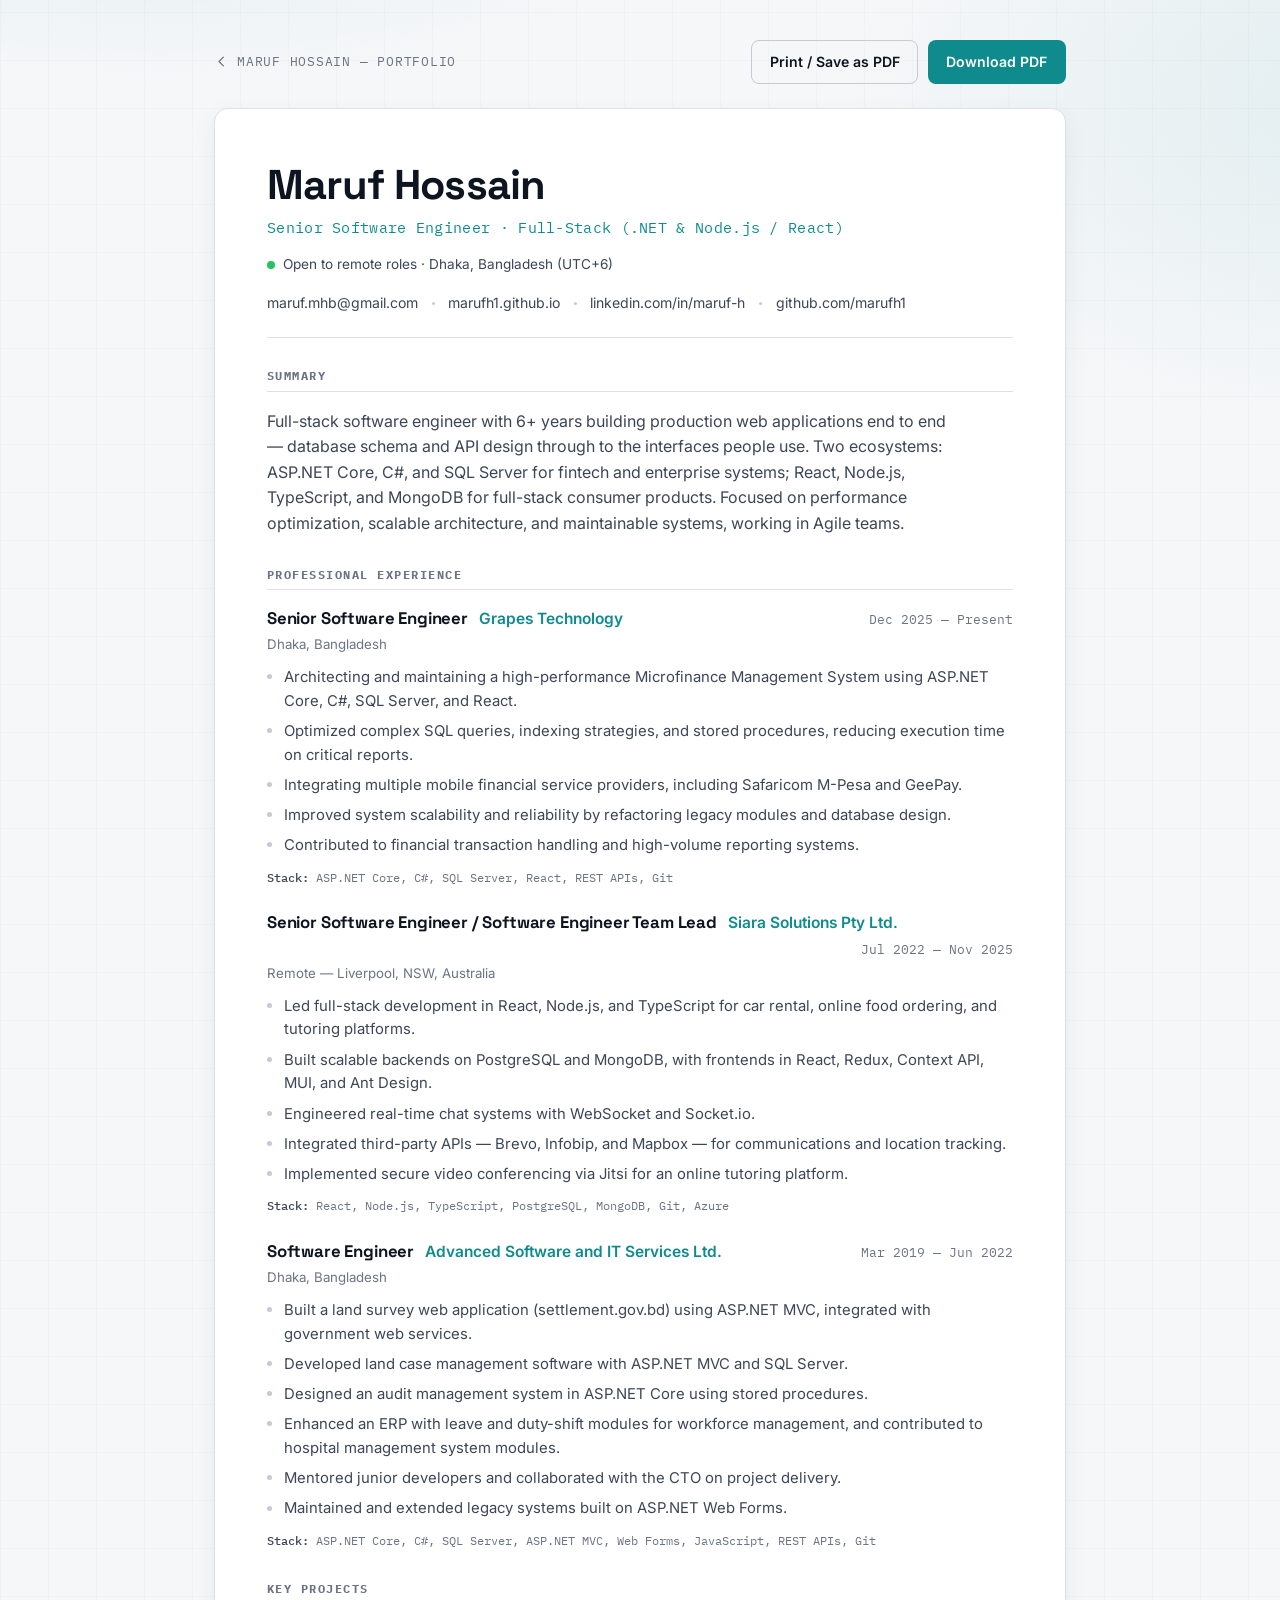
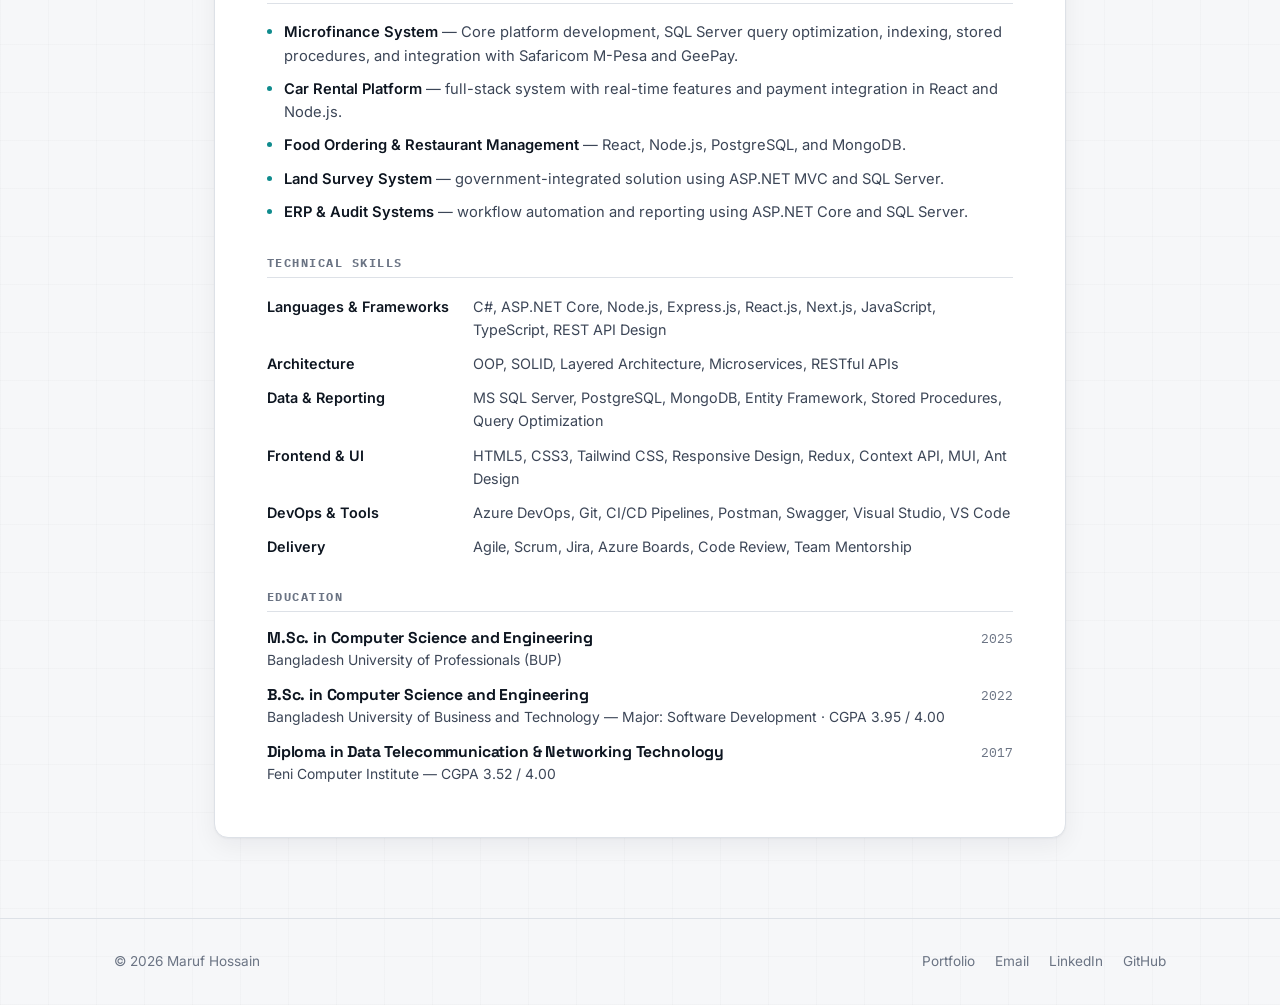
<file: resume/index.html>
<!doctype html>
<html lang="en">
  <head>
    <meta charset="UTF-8" />
    <meta name="viewport" content="width=device-width, initial-scale=1" />
    <title>Résumé — Maruf Hossain, Full-Stack Software Engineer</title>
    <meta
      name="description"
      content="Résumé of Maruf Hossain — full-stack software engineer with 6+ years across ASP.NET Core, C#, SQL Server, React, Node.js, and TypeScript. Fintech and product platforms. Open to remote roles."
    />
    <meta name="author" content="Maruf Hossain" />
    <link rel="canonical" href="https://marufh1.github.io/resume/" />
    <meta name="robots" content="index, follow" />

    <!-- Open Graph -->
    <meta property="og:type" content="profile" />
    <meta property="og:site_name" content="Maruf Hossain" />
    <meta property="og:locale" content="en_US" />
    <meta property="og:title" content="Résumé — Maruf Hossain, Full-Stack Software Engineer" />
    <meta
      property="og:description"
      content="6+ years across ASP.NET Core, SQL Server, React, and Node.js — fintech and product platforms. Open to remote roles."
    />
    <meta property="og:url" content="https://marufh1.github.io/resume/" />
    <meta property="og:image" content="https://marufh1.github.io/assets/img/og-card.png" />
    <meta property="og:image:width" content="1200" />
    <meta property="og:image:height" content="630" />
    <meta name="twitter:card" content="summary_large_image" />
    <meta name="twitter:title" content="Résumé — Maruf Hossain" />
    <meta
      name="twitter:description"
      content="Full-stack software engineer — ASP.NET Core, SQL Server, React, Node.js. Open to remote roles."
    />
    <meta name="twitter:image" content="https://marufh1.github.io/assets/img/og-card.png" />

    <meta name="theme-color" content="#0a0f16" />
    <link rel="icon" href="/favicon.svg" type="image/svg+xml" />
    <link rel="apple-touch-icon" href="/apple-touch-icon.png" />
    <link rel="manifest" href="/site.webmanifest" />
    <link rel="preconnect" href="https://fonts.googleapis.com" />
    <link rel="preconnect" href="https://fonts.gstatic.com" crossorigin />
    <link
      href="https://fonts.googleapis.com/css2?family=Space+Grotesk:wght@500;600;700&family=Inter:wght@400;500;600;700&family=IBM+Plex+Mono:wght@500&display=swap"
      rel="stylesheet"
    />
    <link rel="stylesheet" href="/assets/css/styles.css" />
    <link rel="stylesheet" href="/assets/css/resume.css" />

    <script type="application/ld+json">
      {
        "@context": "https://schema.org",
        "@type": "ProfilePage",
        "url": "https://marufh1.github.io/resume/",
        "name": "Résumé — Maruf Hossain",
        "mainEntity": {
          "@type": "Person",
          "@id": "https://marufh1.github.io/#person",
          "name": "Maruf Hossain",
          "jobTitle": "Senior Software Engineer",
          "url": "https://marufh1.github.io/",
          "image": "https://marufh1.github.io/assets/img/maruf-hossain.jpg",
          "email": "mailto:maruf.mhb@gmail.com",
          "address": { "@type": "PostalAddress", "addressLocality": "Dhaka", "addressCountry": "BD" },
          "sameAs": ["https://www.linkedin.com/in/maruf-h", "https://github.com/marufh1"],
          "worksFor": { "@type": "Organization", "name": "Grapes Technology" },
          "alumniOf": [
            { "@type": "CollegeOrUniversity", "name": "Bangladesh University of Professionals" },
            { "@type": "CollegeOrUniversity", "name": "Bangladesh University of Business and Technology" },
            { "@type": "CollegeOrUniversity", "name": "Feni Computer Institute" }
          ],
          "knowsAbout": [
            "ASP.NET Core",
            "C#",
            "SQL Server",
            "React",
            "Node.js",
            "TypeScript",
            "REST API Design",
            "Microservices",
            "PostgreSQL",
            "MongoDB",
            "Query Optimization"
          ]
        }
      }
    </script>
  </head>
  <body>
    <a class="skip-link" href="#doc">Skip to content</a>

    <main class="resume-shell">
      <div class="resume-bar">
        <a class="back" href="/">
          <svg
            viewBox="0 0 24 24"
            fill="none"
            stroke="currentColor"
            stroke-width="2"
            stroke-linecap="round"
            stroke-linejoin="round"
            aria-hidden="true"
          >
            <path d="M15 5l-7 7 7 7" />
          </svg>
          Maruf Hossain — Portfolio
        </a>
        <div class="resume-actions">
          <button id="print-btn" class="btn btn-ghost" type="button">Print / Save as PDF</button>
          <a class="btn btn-primary" href="/assets/resume/Maruf-Hossain-Resume.pdf" download>Download PDF</a>
        </div>
      </div>

      <article class="resume-doc" id="doc">
        <header class="doc-head">
          <h1>Maruf Hossain</h1>
          <div class="doc-role">Senior Software Engineer · Full-Stack (.NET &amp; Node.js / React)</div>
          <div class="doc-status">
            <span class="live-dot" aria-hidden="true"></span> Open to remote roles · Dhaka, Bangladesh (UTC+6)
          </div>
          <ul class="doc-contact">
            <li><a href="mailto:maruf.mhb@gmail.com">maruf.mhb@gmail.com</a></li>
            <li><a href="https://marufh1.github.io/">marufh1.github.io</a></li>
            <li>
              <a href="https://www.linkedin.com/in/maruf-h" rel="me noopener" target="_blank"
                >linkedin.com/in/maruf-h</a
              >
            </li>
            <li><a href="https://github.com/marufh1" rel="me noopener" target="_blank">github.com/marufh1</a></li>
          </ul>
        </header>

        <section class="resume-section">
          <h2>Summary</h2>
          <p class="lede">
            Full-stack software engineer with 6+ years building production web applications end to end — database schema
            and API design through to the interfaces people use. Two ecosystems: ASP.NET Core, C#, and SQL Server for
            fintech and enterprise systems; React, Node.js, TypeScript, and MongoDB for full-stack consumer products.
            Focused on performance optimization, scalable architecture, and maintainable systems, working in Agile
            teams.
          </p>
        </section>

        <section class="resume-section">
          <h2>Professional Experience</h2>

          <div class="job">
            <div class="job-head">
              <h3>Senior Software Engineer</h3>
              <span class="at">Grapes Technology</span>
              <span class="period">Dec 2025 — Present</span>
            </div>
            <div class="place">Dhaka, Bangladesh</div>
            <ul>
              <li>
                Architecting and maintaining a high-performance Microfinance Management System using ASP.NET Core, C#,
                SQL Server, and React.
              </li>
              <li>
                Optimized complex SQL queries, indexing strategies, and stored procedures, reducing execution time on
                critical reports.
              </li>
              <li>Integrating multiple mobile financial service providers, including Safaricom M-Pesa and GeePay.</li>
              <li>Improved system scalability and reliability by refactoring legacy modules and database design.</li>
              <li>Contributed to financial transaction handling and high-volume reporting systems.</li>
            </ul>
            <div class="stack"><b>Stack:</b> ASP.NET Core, C#, SQL Server, React, REST APIs, Git</div>
          </div>

          <div class="job">
            <div class="job-head">
              <h3>Senior Software Engineer / Software Engineer Team Lead</h3>
              <span class="at">Siara Solutions Pty Ltd.</span>
              <span class="period">Jul 2022 — Nov 2025</span>
            </div>
            <div class="place">Remote — Liverpool, NSW, Australia</div>
            <ul>
              <li>
                Led full-stack development in React, Node.js, and TypeScript for car rental, online food ordering, and
                tutoring platforms.
              </li>
              <li>
                Built scalable backends on PostgreSQL and MongoDB, with frontends in React, Redux, Context API, MUI, and
                Ant Design.
              </li>
              <li>Engineered real-time chat systems with WebSocket and Socket.io.</li>
              <li>
                Integrated third-party APIs — Brevo, Infobip, and Mapbox — for communications and location tracking.
              </li>
              <li>Implemented secure video conferencing via Jitsi for an online tutoring platform.</li>
            </ul>
            <div class="stack"><b>Stack:</b> React, Node.js, TypeScript, PostgreSQL, MongoDB, Git, Azure</div>
          </div>

          <div class="job">
            <div class="job-head">
              <h3>Software Engineer</h3>
              <span class="at">Advanced Software and IT Services Ltd.</span>
              <span class="period">Mar 2019 — Jun 2022</span>
            </div>
            <div class="place">Dhaka, Bangladesh</div>
            <ul>
              <li>
                Built a land survey web application (settlement.gov.bd) using ASP.NET MVC, integrated with government
                web services.
              </li>
              <li>Developed land case management software with ASP.NET MVC and SQL Server.</li>
              <li>Designed an audit management system in ASP.NET Core using stored procedures.</li>
              <li>
                Enhanced an ERP with leave and duty-shift modules for workforce management, and contributed to hospital
                management system modules.
              </li>
              <li>Mentored junior developers and collaborated with the CTO on project delivery.</li>
              <li>Maintained and extended legacy systems built on ASP.NET Web Forms.</li>
            </ul>
            <div class="stack">
              <b>Stack:</b> ASP.NET Core, C#, SQL Server, ASP.NET MVC, Web Forms, JavaScript, REST APIs, Git
            </div>
          </div>
        </section>

        <section class="resume-section">
          <h2>Key Projects</h2>
          <ul class="proj-list">
            <li>
              <b>Microfinance System</b> — Core platform development, SQL Server query optimization, indexing, stored
              procedures, and integration with Safaricom M-Pesa and GeePay.
            </li>
            <li>
              <b>Car Rental Platform</b> — full-stack system with real-time features and payment integration in React
              and Node.js.
            </li>
            <li><b>Food Ordering &amp; Restaurant Management</b> — React, Node.js, PostgreSQL, and MongoDB.</li>
            <li><b>Land Survey System</b> — government-integrated solution using ASP.NET MVC and SQL Server.</li>
            <li>
              <b>ERP &amp; Audit Systems</b> — workflow automation and reporting using ASP.NET Core and SQL Server.
            </li>
          </ul>
        </section>

        <section class="resume-section">
          <h2>Technical Skills</h2>
          <dl class="skill-defs">
            <dt>Languages &amp; Frameworks</dt>
            <dd>C#, ASP.NET Core, Node.js, Express.js, React.js, Next.js, JavaScript, TypeScript, REST API Design</dd>
            <dt>Architecture</dt>
            <dd>OOP, SOLID, Layered Architecture, Microservices, RESTful APIs</dd>
            <dt>Data &amp; Reporting</dt>
            <dd>MS SQL Server, PostgreSQL, MongoDB, Entity Framework, Stored Procedures, Query Optimization</dd>
            <dt>Frontend &amp; UI</dt>
            <dd>HTML5, CSS3, Tailwind CSS, Responsive Design, Redux, Context API, MUI, Ant Design</dd>
            <dt>DevOps &amp; Tools</dt>
            <dd>Azure DevOps, Git, CI/CD Pipelines, Postman, Swagger, Visual Studio, VS Code</dd>
            <dt>Delivery</dt>
            <dd>Agile, Scrum, Jira, Azure Boards, Code Review, Team Mentorship</dd>
          </dl>
        </section>

        <section class="resume-section">
          <h2>Education</h2>
          <div class="edu-list2">
            <div class="edu-row">
              <div>
                <h3>M.Sc. in Computer Science and Engineering</h3>
                <div class="org">Bangladesh University of Professionals (BUP)</div>
              </div>
              <div class="yr">2025</div>
            </div>
            <div class="edu-row">
              <div>
                <h3>B.Sc. in Computer Science and Engineering</h3>
                <div class="org">
                  Bangladesh University of Business and Technology — Major: Software Development · CGPA 3.95 / 4.00
                </div>
              </div>
              <div class="yr">2022</div>
            </div>
            <div class="edu-row">
              <div>
                <h3>Diploma in Data Telecommunication &amp; Networking Technology</h3>
                <div class="org">Feni Computer Institute — CGPA 3.52 / 4.00</div>
              </div>
              <div class="yr">2017</div>
            </div>
          </div>
        </section>
      </article>
    </main>

    <footer class="site-footer">
      <div class="container footer-inner">
        <span>© <span id="year">2026</span> Maruf Hossain</span>
        <div class="footer-links">
          <a href="/">Portfolio</a>
          <a href="mailto:maruf.mhb@gmail.com">Email</a>
          <a href="https://www.linkedin.com/in/maruf-h" target="_blank" rel="me noopener noreferrer">LinkedIn</a>
          <a href="https://github.com/marufh1" target="_blank" rel="me noopener noreferrer">GitHub</a>
        </div>
      </div>
    </footer>

    <script src="/assets/js/main.js"></script>
    <script>
      (function () {
        var b = document.getElementById("print-btn");
        if (b)
          b.addEventListener("click", function () {
            window.print();
          });
      })();
    </script>
  </body>
</html>
</file>
<file: assets/css/styles.css>
/* ============================================================
   Maruf Hossain — Portfolio
   Design system: dark-first, editorial/technical, restrained teal accent
   ============================================================ */

:root {
  --font-head: "Space Grotesk", "Segoe UI", system-ui, sans-serif;
  --font-body: "Inter", "Segoe UI", system-ui, sans-serif;
  --font-mono: "IBM Plex Mono", "SFMono-Regular", Consolas, monospace;

  /* Light palette (default tokens) */
  --bg: #f6f7f9;
  --bg-raised: #ffffff;
  --bg-sunken: #eef0f3;
  --ink: #0d1520;
  --ink-soft: #3c4657;
  --ink-faint: #6b7484;
  --border: #dde1e7;
  --border-strong: #c5cbd4;
  --accent: #0f8b8d;
  --accent-strong: #0a6b6d;
  --accent-ink: #ffffff;
  --accent-tint: rgba(15, 139, 141, 0.1);
  --shadow: 0 1px 2px rgba(13, 21, 32, 0.04), 0 8px 24px rgba(13, 21, 32, 0.06);
  --radius: 14px;
  --radius-sm: 8px;
  --focus-ring: #0f8b8d;
  --max-width: 1100px;
}

@media (prefers-color-scheme: dark) {
  :root:not([data-theme="light"]) {
    --bg: #0a0f16;
    --bg-raised: #10161f;
    --bg-sunken: #060a10;
    --ink: #eef1f5;
    --ink-soft: #b7c0cd;
    --ink-faint: #7e8a99;
    --border: #1d2733;
    --border-strong: #2b3745;
    --accent: #2dd4c8;
    --accent-strong: #7fe9de;
    --accent-ink: #05201f;
    --accent-tint: rgba(45, 212, 200, 0.12);
    --shadow: 0 1px 2px rgba(0, 0, 0, 0.3), 0 12px 32px rgba(0, 0, 0, 0.35);
  }
}

:root[data-theme="dark"] {
  --bg: #0a0f16;
  --bg-raised: #10161f;
  --bg-sunken: #060a10;
  --ink: #eef1f5;
  --ink-soft: #b7c0cd;
  --ink-faint: #7e8a99;
  --border: #1d2733;
  --border-strong: #2b3745;
  --accent: #2dd4c8;
  --accent-strong: #7fe9de;
  --accent-ink: #05201f;
  --accent-tint: rgba(45, 212, 200, 0.12);
  --shadow: 0 1px 2px rgba(0, 0, 0, 0.3), 0 12px 32px rgba(0, 0, 0, 0.35);
}

/* ---------- Reset ---------- */
*, *::before, *::after { box-sizing: border-box; }
html { scroll-behavior: smooth; }
@media (prefers-reduced-motion: reduce) {
  html { scroll-behavior: auto; }
  *, *::before, *::after {
    animation-duration: 0.001ms !important;
    animation-iteration-count: 1 !important;
    transition-duration: 0.001ms !important;
    scroll-behavior: auto !important;
  }
}

body {
  margin: 0;
  background-color: var(--bg);
  background-image:
    radial-gradient(1100px 620px at 12% -12%, color-mix(in srgb, var(--accent) 16%, transparent), transparent 65%),
    radial-gradient(900px 560px at 108% 4%, color-mix(in srgb, var(--accent) 9%, transparent), transparent 60%),
    repeating-linear-gradient(0deg, color-mix(in srgb, var(--ink) 4%, transparent) 0px, transparent 1px 48px),
    repeating-linear-gradient(90deg, color-mix(in srgb, var(--ink) 4%, transparent) 0px, transparent 1px 48px);
  background-repeat: no-repeat, no-repeat, repeat, repeat;
  color: var(--ink);
  font-family: var(--font-body);
  font-size: 16px;
  line-height: 1.6;
  -webkit-font-smoothing: antialiased;
  transition: background-color 0.25s ease, color 0.25s ease;
}

img { max-width: 100%; display: block; }
a { color: inherit; }
h1, h2, h3, h4 {
  font-family: var(--font-head);
  line-height: 1.15;
  margin: 0;
  letter-spacing: -0.01em;
}
p { margin: 0; }
ul { margin: 0; padding: 0; list-style: none; }
button { font: inherit; }

:focus-visible {
  outline: 2px solid var(--focus-ring);
  outline-offset: 3px;
  border-radius: 4px;
}

.visually-hidden {
  position: absolute;
  width: 1px; height: 1px;
  overflow: hidden;
  clip: rect(0 0 0 0);
  white-space: nowrap;
}

.skip-link {
  position: absolute;
  left: 1rem;
  top: -60px;
  background: var(--accent);
  color: var(--accent-ink);
  padding: 0.6rem 1rem;
  border-radius: var(--radius-sm);
  z-index: 200;
  transition: top 0.2s ease;
  font-weight: 600;
}
.skip-link:focus { top: 1rem; }

/* Reveal-on-scroll base state lives early in the cascade so later,
   equal-specificity component :hover rules (e.g. .work-card:hover)
   win once an element has already settled into .is-visible. */
.reveal {
  opacity: 0;
  transform: translateY(16px);
  transition: opacity 0.6s ease, transform 0.6s ease;
}
.reveal.is-visible { opacity: 1; transform: translateY(0); }
@media (prefers-reduced-motion: reduce) {
  .reveal { opacity: 1; transform: none; }
}

.container {
  max-width: var(--max-width);
  margin-inline: auto;
  padding-inline: 1.5rem;
  position: relative;
  z-index: 1;
}
@media (max-width: 420px) {
  .container { padding-inline: 1.1rem; }
}

section {
  position: relative;
  overflow: hidden;
  padding-block: clamp(3.5rem, 7vw, 6rem);
}
.section-alt { background: color-mix(in srgb, var(--bg-sunken) 92%, transparent); }

/* Oversized "echo" numeral in each numbered section — mirrors the 01–05
   index used in the nav so the whole page reads as one numbered system. */
.section-echo {
  position: absolute;
  top: -0.12em;
  right: clamp(-0.5rem, 3vw, 2.5rem);
  font-family: var(--font-mono);
  font-weight: 600;
  font-size: clamp(6rem, 18vw, 13rem);
  line-height: 1;
  color: var(--ink);
  opacity: 0.035;
  pointer-events: none;
  user-select: none;
  z-index: 0;
}

.eyebrow {
  font-family: var(--font-mono);
  font-size: 0.8rem;
  letter-spacing: 0.08em;
  text-transform: uppercase;
  color: var(--accent);
  display: inline-flex;
  align-items: center;
  gap: 0.5rem;
}
.eyebrow::before {
  content: "";
  width: 1.5rem;
  height: 1px;
  background: var(--accent);
}

/* Availability variant — swaps the hairline for a live status dot. */
.eyebrow-live::before { display: none; }
.eyebrow-live { color: var(--ink-soft); }
.live-dot {
  flex: none;
  width: 8px;
  height: 8px;
  border-radius: 50%;
  background: #22c55e;
  box-shadow: 0 0 0 0 rgba(34, 197, 94, 0.5);
  animation: live-pulse 2.4s ease-out infinite;
}
@keyframes live-pulse {
  0%   { box-shadow: 0 0 0 0 rgba(34, 197, 94, 0.5); }
  70%  { box-shadow: 0 0 0 7px rgba(34, 197, 94, 0); }
  100% { box-shadow: 0 0 0 0 rgba(34, 197, 94, 0); }
}
@media (prefers-reduced-motion: reduce) {
  .live-dot { animation: none; }
}

.section-head {
  max-width: 640px;
  margin-bottom: clamp(2rem, 4vw, 3rem);
}
.section-head h2 {
  font-size: clamp(1.7rem, 3vw, 2.3rem);
  margin-top: 0.6rem;
}
.section-head p {
  margin-top: 0.9rem;
  color: var(--ink-soft);
  font-size: 1.05rem;
}

/* ---------- Buttons ---------- */
.btn {
  display: inline-flex;
  align-items: center;
  gap: 0.5rem;
  padding: 0.75rem 1.35rem;
  border-radius: var(--radius-sm);
  font-weight: 600;
  font-size: 0.95rem;
  text-decoration: none;
  border: 1px solid transparent;
  cursor: pointer;
  transition: transform 0.15s ease, background-color 0.15s ease, border-color 0.15s ease, color 0.15s ease;
}
.btn:active { transform: translateY(1px); }
.btn-primary {
  background: var(--accent);
  color: var(--accent-ink);
}
.btn-primary:hover { background: var(--accent-strong); }
.btn-ghost {
  background: transparent;
  border-color: var(--border-strong);
  color: var(--ink);
}
.btn-ghost:hover { border-color: var(--accent); color: var(--accent); }

/* ---------- Header / Nav ---------- */
.site-header {
  position: sticky;
  top: 0;
  z-index: 100;
}
/* Blur lives on a pseudo-element (not on .site-header itself) so the header
   never becomes a containing block for its position:fixed mobile-nav child
   — backdrop-filter/filter on an ancestor breaks fixed-position descendants. */
.site-header::before {
  content: "";
  position: absolute;
  inset: 0;
  z-index: -1;
  background: color-mix(in srgb, var(--bg) 88%, transparent);
  backdrop-filter: saturate(150%) blur(10px);
  -webkit-backdrop-filter: saturate(150%) blur(10px);
}
.nav-inner {
  display: flex;
  align-items: center;
  justify-content: space-between;
  height: 68px;
}
.logo-mark {
  display: flex;
  align-items: center;
  gap: 0.6rem;
  font-family: var(--font-head);
  font-weight: 700;
  font-size: 1.05rem;
  text-decoration: none;
  color: var(--ink);
}
.logo-badge {
  width: 34px;
  height: 34px;
  border-radius: 9px;
  background: var(--accent-tint);
  border: 1px solid var(--border);
  color: var(--accent);
  display: flex;
  align-items: center;
  justify-content: center;
  font-family: var(--font-mono);
  font-weight: 700;
  font-size: 0.85rem;
}

/* The header runs wider than the content column so six numbered links,
   the theme toggle and Résumé fit on one line; the indices drop out at
   mid widths before the menu collapses into the toggle at 980px. */
.site-header .container { max-width: 1260px; }
.nav-links {
  display: flex;
  align-items: center;
  gap: clamp(1.1rem, 1.9vw, 2rem);
}
@media (min-width: 981px) and (max-width: 1199px) {
  .nav-index { display: none; }
}
.nav-links a {
  display: inline-flex;
  align-items: baseline;
  gap: 0.4rem;
  text-decoration: none;
  color: var(--ink-soft);
  font-size: 0.95rem;
  font-weight: 500;
  position: relative;
  padding-block: 0.3rem;
}
.nav-links a:hover, .nav-links a.is-active { color: var(--ink); }
.nav-index {
  font-family: var(--font-mono);
  font-size: 0.72rem;
  color: var(--accent);
  opacity: 0.55;
  transition: opacity 0.15s ease;
}
.nav-links a:hover .nav-index, .nav-links a.is-active .nav-index { opacity: 1; }
.nav-links a.is-active::after {
  content: "";
  position: absolute;
  left: 0; right: 0; bottom: -2px;
  height: 2px;
  background: var(--accent);
  border-radius: 2px;
}

/* Scroll-progress hairline — replaces the old static header border;
   fills left-to-right with scroll position instead of just sitting there. */
.scroll-progress {
  position: absolute;
  left: 0;
  right: 0;
  bottom: 0;
  height: 2px;
  background: var(--border);
}
.scroll-progress span {
  display: block;
  height: 100%;
  width: 0%;
  background: var(--accent);
}

.nav-actions { display: flex; align-items: center; gap: 0.75rem; }

.theme-toggle {
  display: inline-flex;
  border: 1px solid var(--border-strong);
  border-radius: 999px;
  padding: 3px;
  gap: 2px;
  background: var(--bg-raised);
}
.theme-toggle button {
  border: none;
  background: transparent;
  color: var(--ink-faint);
  width: 30px;
  height: 30px;
  border-radius: 999px;
  display: flex;
  align-items: center;
  justify-content: center;
  cursor: pointer;
}
.theme-toggle button.is-active {
  background: var(--accent-tint);
  color: var(--accent);
}
.theme-toggle svg { width: 16px; height: 16px; }

.menu-toggle {
  display: none;
  border: 1px solid var(--border-strong);
  background: var(--bg-raised);
  color: var(--ink);
  width: 40px;
  height: 40px;
  border-radius: var(--radius-sm);
  align-items: center;
  justify-content: center;
  cursor: pointer;
}
.menu-toggle svg { width: 20px; height: 20px; }

@media (max-width: 980px) {
  .nav-links {
    position: fixed;
    inset: 68px 0 0 0;
    background: var(--bg);
    flex-direction: column;
    align-items: flex-start;
    padding: 2rem 1.5rem;
    gap: 1.5rem;
    transform: translateY(-8px);
    opacity: 0;
    visibility: hidden;
    transition: opacity 0.2s ease, transform 0.2s ease, visibility 0.2s;
    border-top: 1px solid var(--border);
  }
  .nav-links.is-open {
    opacity: 1;
    transform: translateY(0);
    visibility: visible;
  }
  .nav-links a { font-size: 1.15rem; }
  .menu-toggle { display: flex; }
  .nav-resume { display: none; }
}

/* ---------- Hero ---------- */
.hero {
  padding-block: clamp(2rem, 4vw, 3.5rem) clamp(3rem, 6vw, 5rem);
}
.hero-grid {
  display: grid;
  grid-template-columns: 1.15fr 0.85fr;
  gap: clamp(2rem, 5vw, 4rem);
  align-items: center;
}
@media (max-width: 900px) {
  .hero-grid { grid-template-columns: 1fr; }
}

.hero h1 {
  font-size: clamp(2rem, 4.4vw, 2.95rem);
  margin-top: 1rem;
}
.hero-accent { color: var(--accent); }
@supports (background-clip: text) or (-webkit-background-clip: text) {
  .hero-accent {
    background: linear-gradient(120deg, var(--accent), color-mix(in srgb, var(--accent) 45%, #7dd3fc));
    -webkit-background-clip: text;
    background-clip: text;
    color: transparent;
  }
}
.hero-lede {
  margin-top: 1.3rem;
  font-size: 1.1rem;
  color: var(--ink-soft);
  max-width: 54ch;
}
.hero-ctas {
  display: flex;
  gap: 0.9rem;
  margin-top: 2rem;
  flex-wrap: wrap;
}

.hero-meta {
  display: flex;
  gap: 1.75rem;
  margin-top: 2.5rem;
  flex-wrap: wrap;
}
.hero-meta div strong {
  display: block;
  font-family: var(--font-head);
  font-size: 1.4rem;
}
.hero-meta div span {
  font-size: 0.85rem;
  color: var(--ink-faint);
}

.focus-panel {
  background: var(--bg-raised);
  border: 1px solid var(--border);
  border-radius: var(--radius);
  padding: 1.5rem;
  box-shadow: var(--shadow);
}
.focus-panel .panel-label {
  font-size: 0.75rem;
  text-transform: uppercase;
  letter-spacing: 0.08em;
  color: var(--ink-faint);
  font-family: var(--font-mono);
  font-weight: 600;
}
.focus-list { margin-top: 1rem; display: flex; flex-direction: column; gap: 0.9rem; }
.focus-list li {
  display: flex;
  gap: 0.75rem;
  align-items: flex-start;
  font-size: 0.92rem;
  color: var(--ink-soft);
}
.focus-list li strong { color: var(--ink); font-weight: 600; }
.focus-dot {
  flex: none;
  width: 6px; height: 6px;
  border-radius: 50%;
  background: var(--accent);
  margin-top: 0.55rem;
}

.system-diagram { margin-top: 1.5rem; border-top: 1px solid var(--border); padding-top: 1.25rem; }
.system-diagram svg { width: 100%; height: auto; display: block; }
.diagram-flow {
  stroke: var(--accent);
  stroke-width: 1.6;
  fill: none;
  stroke-dasharray: 6 7;
  animation: dash-flow 14s linear infinite;
}
.diagram-node { fill: var(--bg-raised); stroke: var(--border-strong); stroke-width: 1.4; }
.diagram-node.is-accent { stroke: var(--accent); }
.diagram-dot { fill: var(--accent); }
@keyframes dash-flow {
  to { stroke-dashoffset: -260; }
}
@media (prefers-reduced-motion: reduce) {
  .diagram-flow { animation: none; }
}

/* ---------- About ---------- */
.about-grid {
  display: grid;
  grid-template-columns: 1fr 1fr;
  gap: clamp(2rem, 5vw, 4rem);
  align-items: start;
}
@media (max-width: 900px) {
  .about-grid { grid-template-columns: 1fr; }
}
.about-copy p { color: var(--ink-soft); margin-bottom: 1rem; font-size: 1.02rem; }
.about-portrait {
  display: flex;
  align-items: center;
  gap: 1rem;
  margin-bottom: 1.5rem;
}
.about-portrait img {
  width: 64px; height: 64px;
  border-radius: 50%;
  object-fit: cover;
  border: 2px solid var(--border);
}
.about-portrait div strong { font-family: var(--font-head); font-size: 1.05rem; }
.about-portrait div span { display: block; font-size: 0.88rem; color: var(--ink-faint); }

.how-i-work {
  background: var(--bg-raised);
  border: 1px solid var(--border);
  border-radius: var(--radius);
  padding: 1.75rem;
  box-shadow: var(--shadow);
}
.how-i-work h3 {
  font-size: 0.75rem;
  text-transform: uppercase;
  letter-spacing: 0.08em;
  color: var(--ink-faint);
  font-family: var(--font-mono);
  font-weight: 600;
  margin-bottom: 1.1rem;
}
.how-i-work ul { display: flex; flex-direction: column; gap: 1.1rem; }
.how-i-work li { display: flex; gap: 0.9rem; }
.how-i-work .icon {
  flex: none;
  width: 36px; height: 36px;
  border-radius: 9px;
  background: var(--accent-tint);
  color: var(--accent);
  display: flex; align-items: center; justify-content: center;
}
.how-i-work .icon svg { width: 18px; height: 18px; }
.how-i-work strong { display: block; font-size: 0.98rem; }
.how-i-work span { font-size: 0.9rem; color: var(--ink-faint); }

/* ---------- Experience timeline ---------- */
.timeline { position: relative; }
.timeline::before {
  content: "";
  position: absolute;
  left: 7px;
  top: 6px;
  bottom: 6px;
  width: 1px;
  background: var(--border-strong);
}
.timeline-item {
  position: relative;
  padding-left: 2.25rem;
  padding-bottom: clamp(2rem, 4vw, 2.75rem);
}
.timeline-item:last-child { padding-bottom: 0; }
.timeline-item::before {
  content: "";
  position: absolute;
  left: 0; top: 6px;
  width: 15px; height: 15px;
  border-radius: 50%;
  background: var(--bg);
  border: 2px solid var(--accent);
}
.timeline-head {
  display: flex;
  flex-wrap: wrap;
  align-items: baseline;
  gap: 0.5rem 1rem;
  margin-bottom: 0.4rem;
}
.timeline-head h3 { font-size: 1.15rem; }
.timeline-company { color: var(--accent); font-weight: 600; font-size: 0.98rem; }
.timeline-period {
  font-family: var(--font-mono);
  font-size: 0.82rem;
  color: var(--ink-faint);
  margin-left: auto;
}
.timeline-location { font-size: 0.85rem; color: var(--ink-faint); margin-bottom: 0.75rem; }
.timeline-item ul { display: flex; flex-direction: column; gap: 0.55rem; margin-bottom: 0.9rem; }
.timeline-item ul li {
  color: var(--ink-soft);
  font-size: 0.97rem;
  padding-left: 1.1rem;
  position: relative;
}
.timeline-item ul li::before {
  content: "";
  position: absolute;
  left: 0; top: 0.65em;
  width: 5px; height: 5px;
  background: var(--border-strong);
  border-radius: 50%;
}
.tech-row { display: flex; flex-wrap: wrap; gap: 0.5rem; }
.tech-tag {
  font-family: var(--font-mono);
  font-size: 0.78rem;
  padding: 0.28rem 0.6rem;
  border-radius: 999px;
  background: var(--bg-sunken);
  border: 1px solid var(--border);
  color: var(--ink-soft);
}

/* ---------- Selected work ---------- */
.work-grid {
  display: grid;
  grid-template-columns: repeat(2, 1fr);
  gap: 1.5rem;
}
@media (max-width: 760px) {
  .work-grid { grid-template-columns: 1fr; }
}
.work-card {
  background: var(--bg-raised);
  border: 1px solid var(--border);
  border-radius: var(--radius);
  padding: 1.75rem;
  display: flex;
  flex-direction: column;
  gap: 1rem;
  box-shadow: var(--shadow);
  transition: transform 0.2s ease, border-color 0.2s ease, box-shadow 0.2s ease;
}
.work-card:hover {
  transform: translateY(-3px);
  border-color: var(--accent);
  box-shadow: var(--shadow), 0 0 0 1px color-mix(in srgb, var(--accent) 25%, transparent);
}
.work-card-top { display: flex; justify-content: space-between; align-items: flex-start; gap: 1rem; }
.work-card h3 { font-size: 1.15rem; }
.work-tag {
  font-family: var(--font-mono);
  font-size: 0.72rem;
  text-transform: uppercase;
  letter-spacing: 0.05em;
  color: var(--accent);
  background: var(--accent-tint);
  padding: 0.3rem 0.6rem;
  border-radius: 999px;
  white-space: nowrap;
}
.work-field { font-size: 0.9rem; }
.work-field strong {
  display: block;
  font-size: 0.72rem;
  text-transform: uppercase;
  letter-spacing: 0.06em;
  color: var(--ink-faint);
  margin-bottom: 0.3rem;
  font-family: var(--font-mono);
}
.work-field p, .work-field span { color: var(--ink-soft); }

.work-details {
  border-top: 1px solid var(--border);
  padding-top: 1rem;
  margin-top: 0.2rem;
}
.work-details summary {
  cursor: pointer;
  font-weight: 600;
  font-size: 0.9rem;
  color: var(--accent);
  list-style: none;
  display: flex;
  align-items: center;
  gap: 0.4rem;
}
.work-details summary::-webkit-details-marker { display: none; }
.work-details summary::after {
  content: "+";
  font-family: var(--font-mono);
  margin-left: auto;
  font-size: 1rem;
}
.work-details[open] summary::after { content: "\2212"; }
.work-details p { margin-top: 0.8rem; color: var(--ink-soft); font-size: 0.92rem; }

/* ---------- Independent products ---------- */
/* One wide showcase per product: a browser-framed desktop screenshot with a
   phone screenshot overlapping its corner, set on a stage tinted with the
   product's own brand colours, beside the write-up. Media and copy swap
   sides on every other product so the section doesn't read as a repeated
   template. --brand / --brand-2 / --brand-ink are set per product. */
.product--jogan    { --brand: #c2602f; --brand-2: #e46f92; --brand-ink: #ffffff; }
.product--khujenao { --brand: #b5d13f; --brand-2: #2f5a50; --brand-ink: #1b2a26; }

.product-list { display: flex; flex-direction: column; gap: clamp(4rem, 8vw, 6.5rem); }
.product {
  display: grid;
  grid-template-columns: minmax(0, 1.08fr) minmax(0, 1fr);
  gap: clamp(2rem, 4.5vw, 3.75rem);
  align-items: start;
}
.product:nth-child(even) .product-media { order: 2; }
@media (max-width: 900px) {
  .product { grid-template-columns: 1fr; }
  .product:nth-child(even) .product-media { order: 0; }
}

.product-media { display: flex; flex-direction: column; gap: clamp(1.5rem, 3vw, 2.25rem); }
.product-media figure { margin: 0; }
.product-stage {
  position: relative;
  padding: clamp(1.1rem, 2.6vw, 1.75rem) clamp(3.25rem, 8vw, 5.25rem) clamp(3rem, 7vw, 4.5rem) clamp(1.1rem, 2.6vw, 1.75rem);
  border: 1px solid var(--border);
  border-radius: calc(var(--radius) + 6px);
  background:
    radial-gradient(color-mix(in srgb, var(--ink) 9%, transparent) 1px, transparent 1.6px) 0 0 / 18px 18px,
    radial-gradient(120% 90% at 0% 0%, color-mix(in srgb, var(--brand) 34%, transparent), transparent 62%),
    radial-gradient(100% 90% at 100% 100%, color-mix(in srgb, var(--brand-2) 30%, transparent), transparent 66%),
    var(--bg-raised);
  box-shadow: var(--shadow);
  overflow: hidden;
}
.device-browser {
  position: relative;
  border: 1px solid var(--border-strong);
  border-radius: var(--radius);
  overflow: hidden;
  background: var(--bg-raised);
  box-shadow: 0 2px 4px rgba(13, 21, 32, 0.06), 0 22px 48px rgba(13, 21, 32, 0.18);
  transition: transform 0.35s ease;
}
.product:hover .device-browser { transform: translateY(-4px); }
.browser-bar {
  display: flex;
  align-items: center;
  gap: 0.35rem;
  padding: 0.55rem 0.8rem;
  background: var(--bg-sunken);
  border-bottom: 1px solid var(--border);
}
.browser-bar > span:not(.browser-url) {
  width: 9px; height: 9px;
  border-radius: 50%;
  background: var(--border-strong);
}
.browser-bar > span:nth-child(1) { background: #ff5f57; }
.browser-bar > span:nth-child(2) { background: #febc2e; }
.browser-bar > span:nth-child(3) { background: #28c840; }
.browser-url {
  margin-left: 0.6rem;
  flex: 1;
  min-width: 0;
  overflow: hidden;
  text-overflow: ellipsis;
  white-space: nowrap;
  font-family: var(--font-mono);
  font-size: 0.72rem;
  color: var(--ink-faint);
  background: var(--bg-raised);
  border: 1px solid var(--border);
  border-radius: 999px;
  padding: 0.15rem 0.7rem;
}
.device-browser img { width: 100%; height: auto; }
.device-phone {
  position: absolute;
  right: clamp(0.75rem, 2vw, 1.25rem);
  bottom: clamp(0.75rem, 2vw, 1.25rem);
  width: clamp(92px, 26%, 160px);
  padding: 5px;
  border-radius: 22px;
  background: #0b0f14;
  box-shadow: 0 24px 48px rgba(13, 21, 32, 0.35), 0 0 0 1px rgba(255, 255, 255, 0.08);
  transition: transform 0.35s ease;
}
.product:hover .device-phone { transform: translateY(-8px) rotate(-1.5deg); }
.device-phone img { width: 100%; height: auto; border-radius: 17px; }
@media (prefers-reduced-motion: reduce) {
  .product:hover .device-browser, .product:hover .device-phone { transform: none; }
}

.product-extra img {
  width: 100%;
  height: auto;
  border-radius: var(--radius-sm);
  border: 1px solid var(--border);
  box-shadow: var(--shadow);
}
.product-extra figcaption {
  margin-top: 0.7rem;
  padding-left: 0.8rem;
  border-left: 2px solid var(--brand);
  font-size: 0.85rem;
  color: var(--ink-faint);
}

.product-body { display: flex; flex-direction: column; gap: 1.25rem; }
.product-top { display: flex; align-items: center; flex-wrap: wrap; gap: 0.6rem 0.8rem; }
.product-logo {
  flex: none;
  width: 42px; height: 42px;
  border-radius: 12px;
  display: grid;
  place-items: center;
  font-family: var(--font-head);
  font-weight: 700;
  font-size: 1.25rem;
  color: var(--brand-ink);
  background: linear-gradient(140deg, var(--brand), color-mix(in srgb, var(--brand) 70%, var(--brand-2)));
  box-shadow: 0 6px 16px color-mix(in srgb, var(--brand) 35%, transparent);
}
.product-top h3 { font-size: clamp(1.5rem, 2.4vw, 1.85rem); margin-right: auto; }
.product-alias { font-size: 0.55em; font-weight: 500; color: var(--ink-faint); }
.product-status {
  display: inline-flex;
  align-items: center;
  gap: 0.4rem;
  font-family: var(--font-mono);
  font-size: 0.72rem;
  text-transform: uppercase;
  letter-spacing: 0.05em;
  color: var(--ink-soft);
}
.product-pitch { font-size: 1.08rem; color: var(--ink-soft); }

.product-points { display: flex; flex-direction: column; gap: 0.55rem; }
.product-points li {
  position: relative;
  padding-left: 1.1rem;
  color: var(--ink-soft);
  font-size: 0.95rem;
}
.product-points li::before {
  content: "";
  position: absolute;
  left: 0; top: 0.62em;
  width: 5px; height: 5px;
  background: var(--accent);
  border-radius: 50%;
}
.product-points b { color: var(--ink); font-weight: 600; }
.product-points code, .product-body .work-details code { font-family: var(--font-mono); font-size: 0.85em; }

/* Tech stack spans the full width under each product as a spec sheet:
   five layers side by side on desktop, three across on tablets, and
   label-beside-tags rows on phones. */
.product-stack {
  grid-column: 1 / -1;
  order: 3;
  margin: 0;
  display: grid;
  grid-template-columns: repeat(5, minmax(0, 1fr));
  border: 1px solid var(--border);
  border-radius: var(--radius);
  background: var(--bg-raised);
  box-shadow: var(--shadow);
  overflow: hidden;
}
.product-stack > div { padding: 1rem 1.1rem 1.1rem; }
.product-stack > div + div { border-left: 1px solid var(--border); }
.product-stack dt {
  display: flex;
  align-items: center;
  gap: 0.45rem;
  margin-bottom: 0.7rem;
  font-family: var(--font-mono);
  font-size: 0.7rem;
  text-transform: uppercase;
  letter-spacing: 0.06em;
  color: var(--ink-faint);
}
.product-stack dt svg { width: 14px; height: 14px; flex: none; color: var(--accent); }
.product-stack dd { margin: 0; display: flex; flex-wrap: wrap; gap: 0.4rem; }
.product-stack .tech-tag { font-size: 0.74rem; }
@media (max-width: 1060px) {
  .product-stack { grid-template-columns: repeat(3, minmax(0, 1fr)); }
  .product-stack > div { border-left: 0 !important; border-top: 1px solid var(--border); }
  .product-stack > div:nth-child(-n+3) { border-top: 0; }
  .product-stack > div:not(:nth-child(3n+1)) { border-left: 1px solid var(--border) !important; }
}
@media (max-width: 700px) {
  .product-stack { grid-template-columns: 1fr; }
  .product-stack > div {
    display: grid;
    grid-template-columns: 7rem minmax(0, 1fr);
    gap: 0.75rem;
    border-left: 0 !important;
    border-top: 1px solid var(--border);
  }
  .product-stack > div:first-child { border-top: 0; }
  .product-stack dt { margin: 0; padding-top: 0.3rem; }
}
@media (max-width: 420px) {
  .product-stack > div { grid-template-columns: 1fr; gap: 0.5rem; }
  .product-stack dt { padding-top: 0; }
}
.product-actions { display: flex; flex-wrap: wrap; gap: 0.75rem; }
.product-body .work-details { margin-top: 0; }

/* ---------- Skills ---------- */
/* Explicit column counts (not auto-fit) because there are exactly 5 skill
   cards: auto-fit's column count depends on viewport width and, at some
   widths, splits 5 items 2+2+1 or 4+1 leaving one card orphaned in its own
   row. Forcing 2-then-3 columns and spanning the odd one out avoids that
   at every width instead of only the one width it was last tuned for. */
.skills-grid {
  display: grid;
  grid-template-columns: 1fr;
  gap: 1.5rem;
}
@media (min-width: 640px) {
  .skills-grid { grid-template-columns: repeat(2, 1fr); }
  .skills-grid > :last-child { grid-column: 1 / -1; }
}
@media (min-width: 980px) {
  .skills-grid { grid-template-columns: repeat(3, 1fr); }
  .skills-grid > :last-child { grid-column: auto; }
}
.skill-card {
  background: var(--bg-raised);
  border: 1px solid var(--border);
  border-radius: var(--radius);
  padding: 1.5rem;
  transition: transform 0.2s ease, border-color 0.2s ease;
}
.skill-card:hover {
  transform: translateY(-3px);
  border-color: var(--accent);
}
.skill-card h3 {
  font-size: 0.95rem;
  margin-bottom: 1rem;
  display: flex;
  align-items: center;
  gap: 0.6rem;
}
.skill-card h3 .icon {
  width: 30px; height: 30px;
  border-radius: 8px;
  background: var(--accent-tint);
  color: var(--accent);
  display: flex; align-items: center; justify-content: center;
  flex: none;
}
.skill-card h3 .icon svg { width: 16px; height: 16px; }
.skill-tags { display: flex; flex-wrap: wrap; gap: 0.5rem; }
.skill-tags span {
  font-size: 0.83rem;
  padding: 0.35rem 0.7rem;
  border-radius: var(--radius-sm);
  background: var(--bg-sunken);
  border: 1px solid var(--border);
  color: var(--ink-soft);
}

/* ---------- Education ---------- */
.edu-list { display: flex; flex-direction: column; gap: 1.25rem; }
.edu-item {
  display: flex;
  justify-content: space-between;
  gap: 1rem;
  flex-wrap: wrap;
  padding: 1.25rem 1.5rem;
  border: 1px solid var(--border);
  border-radius: var(--radius);
  background: var(--bg-raised);
}
.edu-item h3 { font-size: 1.02rem; }
.edu-item .edu-org { color: var(--ink-soft); font-size: 0.92rem; margin-top: 0.2rem; }
.edu-item .edu-meta {
  text-align: right;
  font-family: var(--font-mono);
  font-size: 0.82rem;
  color: var(--ink-faint);
  white-space: nowrap;
}

/* ---------- Contact ---------- */
/* Explicit column counts for the same reason as .skills-grid: 5 contact
   cards under auto-fit split 4+1 at desktop widths, orphaning "Resume"
   in its own row with empty space beside it. */
.contact-grid {
  display: grid;
  grid-template-columns: 1fr;
  gap: 1.25rem;
}
@media (min-width: 560px) {
  .contact-grid { grid-template-columns: repeat(2, 1fr); }
  .contact-grid > :last-child { grid-column: 1 / -1; }
}
@media (min-width: 860px) {
  .contact-grid { grid-template-columns: repeat(3, 1fr); }
  .contact-grid > :last-child { grid-column: auto; }
}
.contact-card {
  background: var(--bg-raised);
  border: 1px solid var(--border);
  border-radius: var(--radius);
  padding: 1.5rem;
  display: flex;
  flex-direction: column;
  gap: 0.9rem;
  text-decoration: none;
  color: var(--ink);
  transition: border-color 0.15s ease, transform 0.15s ease;
}
.contact-card:hover { border-color: var(--accent); transform: translateY(-2px); }
.contact-card .icon {
  width: 38px; height: 38px;
  border-radius: 10px;
  background: var(--accent-tint);
  color: var(--accent);
  display: flex; align-items: center; justify-content: center;
}
.contact-card .icon svg { width: 19px; height: 19px; }
.contact-card strong { font-size: 0.95rem; }
.contact-card span { font-size: 0.85rem; color: var(--ink-faint); word-break: break-word; }

/* ---------- Footer ---------- */
.site-footer {
  border-top: 1px solid var(--border);
  padding-block: 2rem;
}
.footer-inner {
  display: flex;
  justify-content: space-between;
  align-items: center;
  flex-wrap: wrap;
  gap: 1rem;
  font-size: 0.85rem;
  color: var(--ink-faint);
}
.footer-inner a { color: var(--ink-faint); text-decoration: none; }
.footer-inner a:hover { color: var(--accent); }
.footer-links { display: flex; gap: 1.25rem; }
</file>
<file: assets/css/resume.css>
/* ============================================================
   Maruf Hossain — Résumé page
   Screen: a single "document" card on the site's grid background.
   Print:  a clean, ATS-friendly black-on-white 1–2 page CV.
   Depends on assets/css/styles.css for tokens, reset, and fonts.
   ============================================================ */

.resume-shell {
  max-width: 900px;
  margin-inline: auto;
  padding: clamp(1.25rem, 4vw, 2.5rem) 1.5rem clamp(3rem, 8vw, 5rem);
  position: relative;
  z-index: 1;
}

/* Neutralise the global `section` padding/overflow for document sections. */
.resume-section {
  padding-block: 0;
  overflow: visible;
  margin-top: 1.9rem;
}

/* ---------- Top bar (screen only) ---------- */
.resume-bar {
  display: flex;
  align-items: center;
  justify-content: space-between;
  gap: 1rem;
  flex-wrap: wrap;
  margin-bottom: 1.5rem;
}
.resume-bar .back {
  display: inline-flex;
  align-items: center;
  gap: 0.5rem;
  font-family: var(--font-mono);
  font-size: 0.8rem;
  letter-spacing: 0.06em;
  text-transform: uppercase;
  color: var(--ink-faint);
  text-decoration: none;
}
.resume-bar .back svg { width: 15px; height: 15px; }
.resume-bar .back:hover { color: var(--accent); }
.resume-actions { display: flex; gap: 0.6rem; flex-wrap: wrap; }
.resume-actions .btn { padding: 0.6rem 1.1rem; font-size: 0.88rem; }

/* ---------- The document ---------- */
.resume-doc {
  background: var(--bg-raised);
  border: 1px solid var(--border);
  border-radius: var(--radius);
  box-shadow: var(--shadow);
  padding: clamp(1.75rem, 5vw, 3.25rem);
}

.doc-head {
  border-bottom: 1px solid var(--border);
  padding-bottom: 1.4rem;
  margin-bottom: 0.4rem;
}
.doc-head h1 {
  font-family: var(--font-head);
  font-size: clamp(1.9rem, 5vw, 2.6rem);
  letter-spacing: -0.02em;
}
.doc-role {
  margin-top: 0.4rem;
  font-family: var(--font-mono);
  font-size: 0.95rem;
  letter-spacing: 0.02em;
  color: var(--accent);
}
.doc-status {
  margin-top: 0.9rem;
  display: inline-flex;
  align-items: center;
  gap: 0.5rem;
  font-size: 0.85rem;
  color: var(--ink-soft);
}
.doc-status .live-dot {
  width: 8px; height: 8px; border-radius: 50%;
  background: #22c55e;
  flex: none;
}
.doc-contact {
  margin-top: 1rem;
  display: flex;
  flex-wrap: wrap;
  gap: 0.35rem 0.85rem;
  font-size: 0.88rem;
  color: var(--ink-soft);
}
.doc-contact a { color: var(--ink-soft); text-decoration: none; }
.doc-contact a:hover { color: var(--accent); }
.doc-contact li { display: flex; align-items: center; gap: 0.85rem; }
.doc-contact li:not(:last-child)::after {
  content: "";
  width: 3px; height: 3px; border-radius: 50%;
  background: var(--border-strong);
}

.resume-section > h2 {
  font-family: var(--font-mono);
  font-size: 0.78rem;
  text-transform: uppercase;
  letter-spacing: 0.12em;
  color: var(--ink-faint);
  padding-bottom: 0.5rem;
  border-bottom: 1px solid var(--border);
  margin-bottom: 1.05rem;
}
.resume-section .lede {
  color: var(--ink-soft);
  font-size: 1rem;
  max-width: 68ch;
}

/* ---------- Experience ---------- */
.job { margin-bottom: 1.5rem; }
.job:last-child { margin-bottom: 0; }
.job-head {
  display: flex;
  flex-wrap: wrap;
  align-items: baseline;
  gap: 0.25rem 0.7rem;
}
.job-head h3 { font-family: var(--font-head); font-size: 1.05rem; }
.job-head .at { color: var(--accent); font-weight: 600; font-size: 0.97rem; }
.job-head .period {
  margin-left: auto;
  font-family: var(--font-mono);
  font-size: 0.8rem;
  color: var(--ink-faint);
  white-space: nowrap;
}
.job .place { margin-top: 0.15rem; font-size: 0.83rem; color: var(--ink-faint); }
.job ul { margin-top: 0.65rem; display: flex; flex-direction: column; gap: 0.4rem; }
.job ul li {
  position: relative;
  padding-left: 1.05rem;
  font-size: 0.93rem;
  color: var(--ink-soft);
}
.job ul li::before {
  content: "";
  position: absolute;
  left: 0; top: 0.55em;
  width: 5px; height: 5px; border-radius: 50%;
  background: var(--border-strong);
}
.job .stack {
  margin-top: 0.6rem;
  font-family: var(--font-mono);
  font-size: 0.77rem;
  color: var(--ink-faint);
}
.job .stack b { color: var(--ink-soft); font-weight: 500; }

/* ---------- Projects ---------- */
.proj-list { display: flex; flex-direction: column; gap: 0.6rem; }
.proj-list li {
  position: relative;
  padding-left: 1.05rem;
  font-size: 0.92rem;
  color: var(--ink-soft);
}
.proj-list li::before {
  content: "";
  position: absolute;
  left: 0; top: 0.55em;
  width: 5px; height: 5px; border-radius: 50%;
  background: var(--accent);
}
.proj-list li b { color: var(--ink); font-weight: 600; }

/* ---------- Skills ---------- */
.skill-defs { display: grid; gap: 0.7rem 1.5rem; grid-template-columns: max-content 1fr; font-size: 0.9rem; }
.skill-defs dt { font-weight: 600; color: var(--ink); }
.skill-defs dd { margin: 0; color: var(--ink-soft); }
@media (max-width: 620px) {
  .skill-defs { grid-template-columns: 1fr; gap: 0.15rem; }
  .skill-defs dd { margin-bottom: 0.65rem; }
}

/* ---------- Education ---------- */
.edu-list2 { display: flex; flex-direction: column; gap: 0.9rem; }
.edu-row {
  display: flex;
  justify-content: space-between;
  gap: 0.75rem 1.25rem;
  flex-wrap: wrap;
}
.edu-row h3 { font-family: var(--font-head); font-size: 0.98rem; }
.edu-row .org { margin-top: 0.15rem; font-size: 0.87rem; color: var(--ink-soft); }
.edu-row .yr {
  font-family: var(--font-mono);
  font-size: 0.8rem;
  color: var(--ink-faint);
  white-space: nowrap;
}

/* ---------- Print: clean CV ---------- */
@media print {
  @page { margin: 14mm; }

  html, body {
    background: #fff !important;
    color: #000 !important;
  }
  body {
    background-image: none !important;
    font-size: 10pt;
    line-height: 1.4;
  }

  .site-header,
  .site-footer,
  .resume-bar,
  .skip-link { display: none !important; }

  .resume-shell { max-width: none; padding: 0; }
  .resume-doc {
    background: #fff !important;
    border: 0 !important;
    box-shadow: none !important;
    border-radius: 0 !important;
    padding: 0 !important;
  }

  a { color: #000 !important; text-decoration: none !important; }

  .doc-head h1,
  .doc-role,
  .doc-status,
  .doc-contact,
  .doc-contact a,
  .resume-section > h2,
  .resume-section .lede,
  .job-head h3,
  .job-head .at,
  .job-head .period,
  .job .place,
  .job ul li,
  .job .stack,
  .job .stack b,
  .proj-list li,
  .proj-list li b,
  .skill-defs dt,
  .skill-defs dd,
  .edu-row h3,
  .edu-row .org,
  .edu-row .yr { color: #000 !important; }

  .doc-head,
  .resume-section > h2 { border-color: #999 !important; }

  .job ul li::before,
  .proj-list li::before,
  .doc-contact li:not(:last-child)::after { background: #000 !important; }

  .doc-status .live-dot { display: none; }

  /* Fragmentation: never put `break-inside: avoid` on anything taller than a
     page — Chrome mis-fragments nested flex children when it can't honour it.
     Sections and jobs flow freely; only the short education rows stay whole,
     and a heading never sits alone at the foot of a page. */
  .resume-section { margin-top: 11pt; }
  .edu-row { break-inside: avoid; }
  .doc-head,
  .resume-section > h2 { break-after: avoid; }

  /* Plain block list flow prints more predictably than flex columns. */
  .job { margin-bottom: 8pt; }
  .job ul { display: block; margin-top: 4pt; }
  .job ul li { margin-bottom: 2.5pt; }
  .job .stack { margin-top: 4pt; }

  /* Tighten spacing so the CV lands cleanly in two pages. */
  .doc-head { padding-bottom: 8pt; margin-bottom: 2pt; }
  .doc-contact { margin-top: 7pt; }
  .resume-section > h2 { margin-bottom: 6pt; padding-bottom: 3pt; }
  .resume-section .lede { font-size: 9.5pt; }
  .proj-list { gap: 3pt; }
  .skill-defs { gap: 5pt 1.5rem; }
  .edu-list2 { gap: 6pt; }
}
</file>
